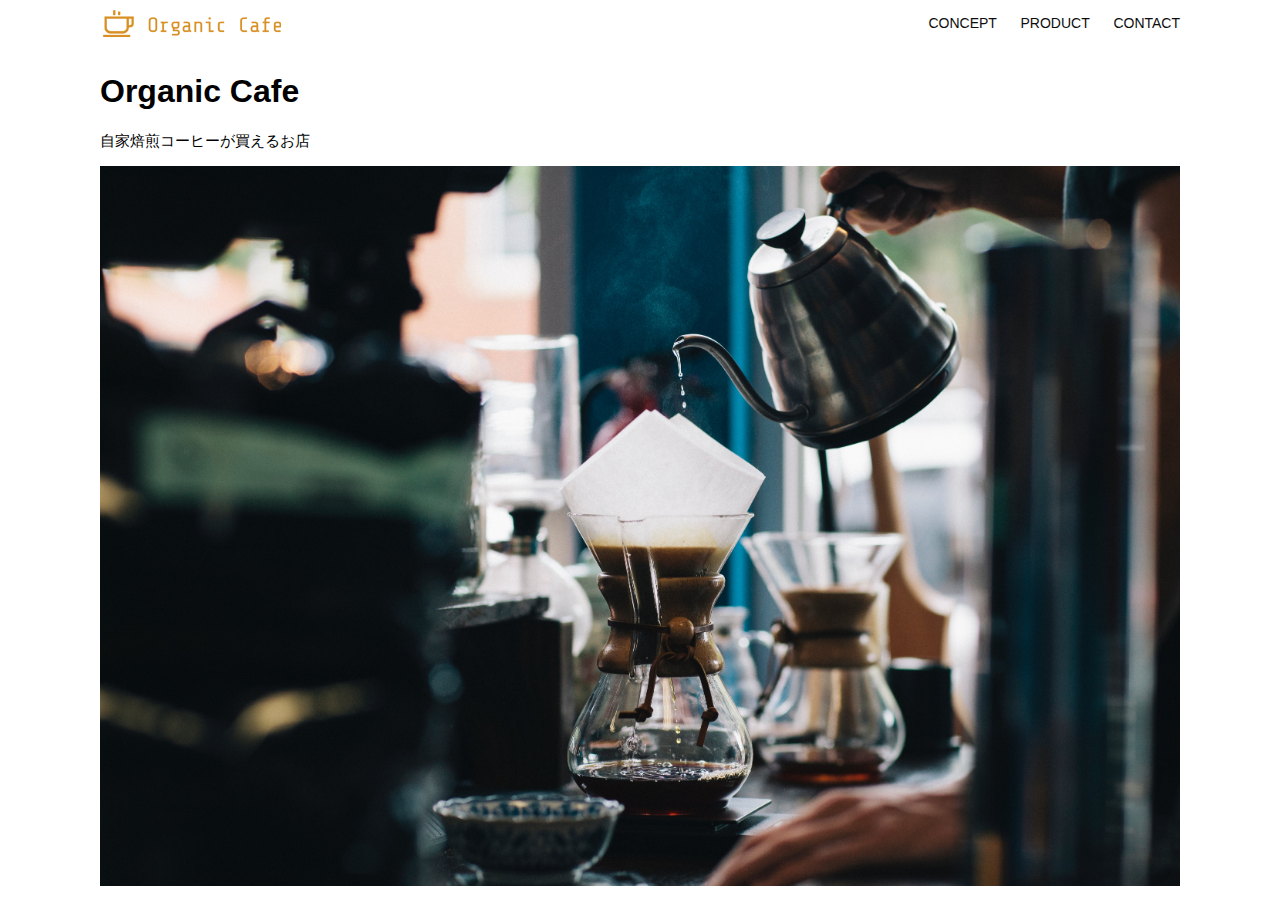
<file: kadai_013/index.html>
<!DOCTYPE html>
<html>
  <head>
    <title>Organic Cafe</title>
    <meta charset="UTF-8" />
    <meta name="viewport" content="width=device-width, initial-scale=1.0">
    <meta name="description" content="自家焙煎のコーヒーがお家で楽しめるOrganic Cafe"/>
    <link rel="stylesheet" href="style.css" />
  </head>
  
  <body>
    <!-- ヘッダー -->
    <header>
      <!-- ロゴ -->
      <a href="index.html" id="logo"><img src="images/logo.png" alt="トップページに戻る"/></a>

      <!-- PC用ナビゲーション -->
      <nav id="nav-pc">
        <a href="index.html#concept">CONCEPT</a>
        <a href="index.html#product">PRODUCT</a>
        <a href="index.html#contact">CONTACT</a>
      </nav>
      
        
      <img id="menu-sp" src="./images/button-menu.png" alt="ナビゲーションを開く" onclick="document.getElementById('nav-sp').style.display = 'block'">

       <!-- SP用ナビゲーション -->
    <nav id="nav-sp">
      
        <img id="close" src="./images/button-close.png" alt="ナビゲーションを閉じる" onclick="document.getElementById('nav-sp').style.display = 'none'">
        <a id="logo-sp" href="index.html" onclick="document.getElementById('nav-sp').style.display = 'none'"><img src="./images/logo-sp.png" alt="トップページに戻る"></a>
      <ul>
      
       <li><a class="menu" href="index.html#consept" onclick="document.getElementById('nav-sp').style.display = 'none'">CONCEPT</a></li>

       <li><a class="menu" href="index.html#product" onclick="document.getElementById('nav-sp').style.display = 'none'">PRODUCT</a></li>

       <li><a class="menu" href="index.html#contact" onclick="document.getElementById('nav-sp').style.display = 'none'">CONTACT</a></li>
      </ul>

     </nav>
     
    </header>

    <main>
      <article>
        <!-- メインビジュアル -->
        <section id="main-visual">
          <div id="main-message">
            <h1>Organic Cafe</h1>
            <p>自家焙煎コーヒーが買えるお店</p>
          </div>
          <img src="images/main-image.jpg" alt="コーヒーをハンドドリップで淹れる画像"/>
        </section>
      </article>
    </main>
  </body>
</html>
</file>
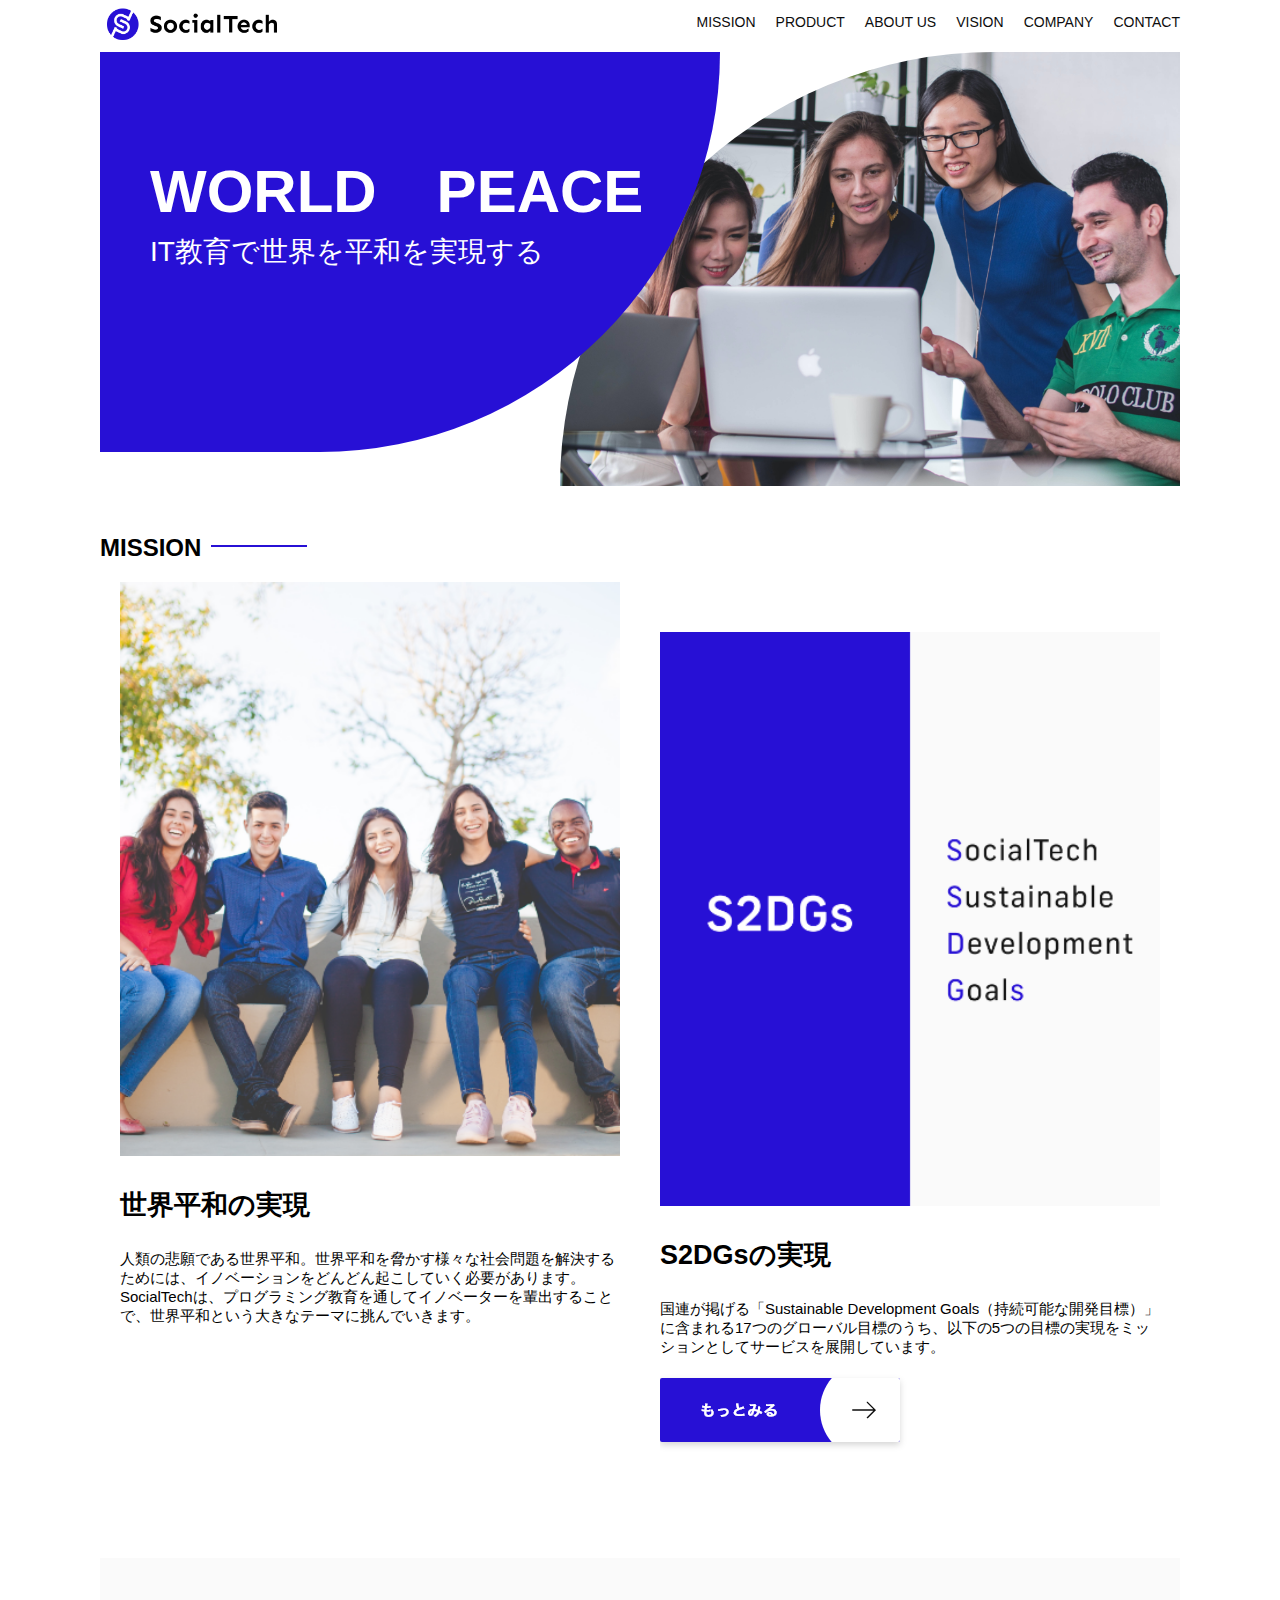
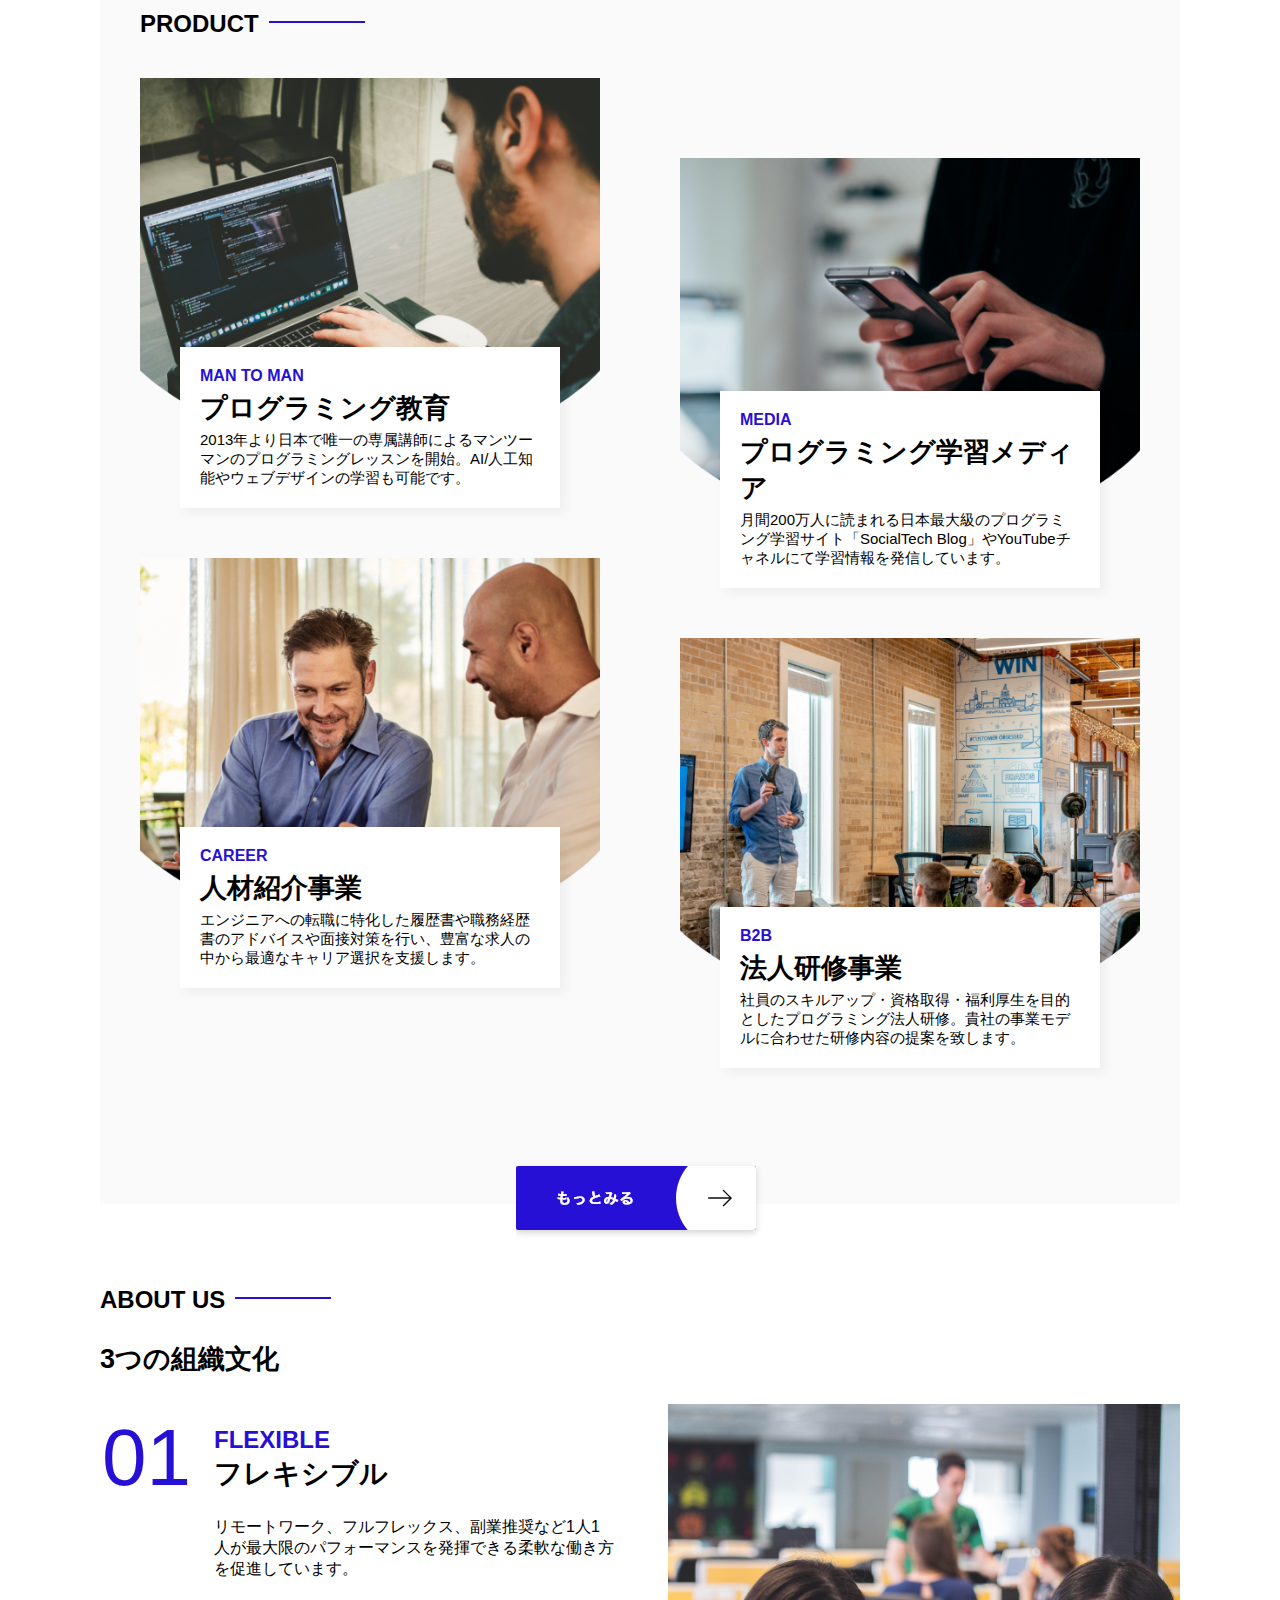
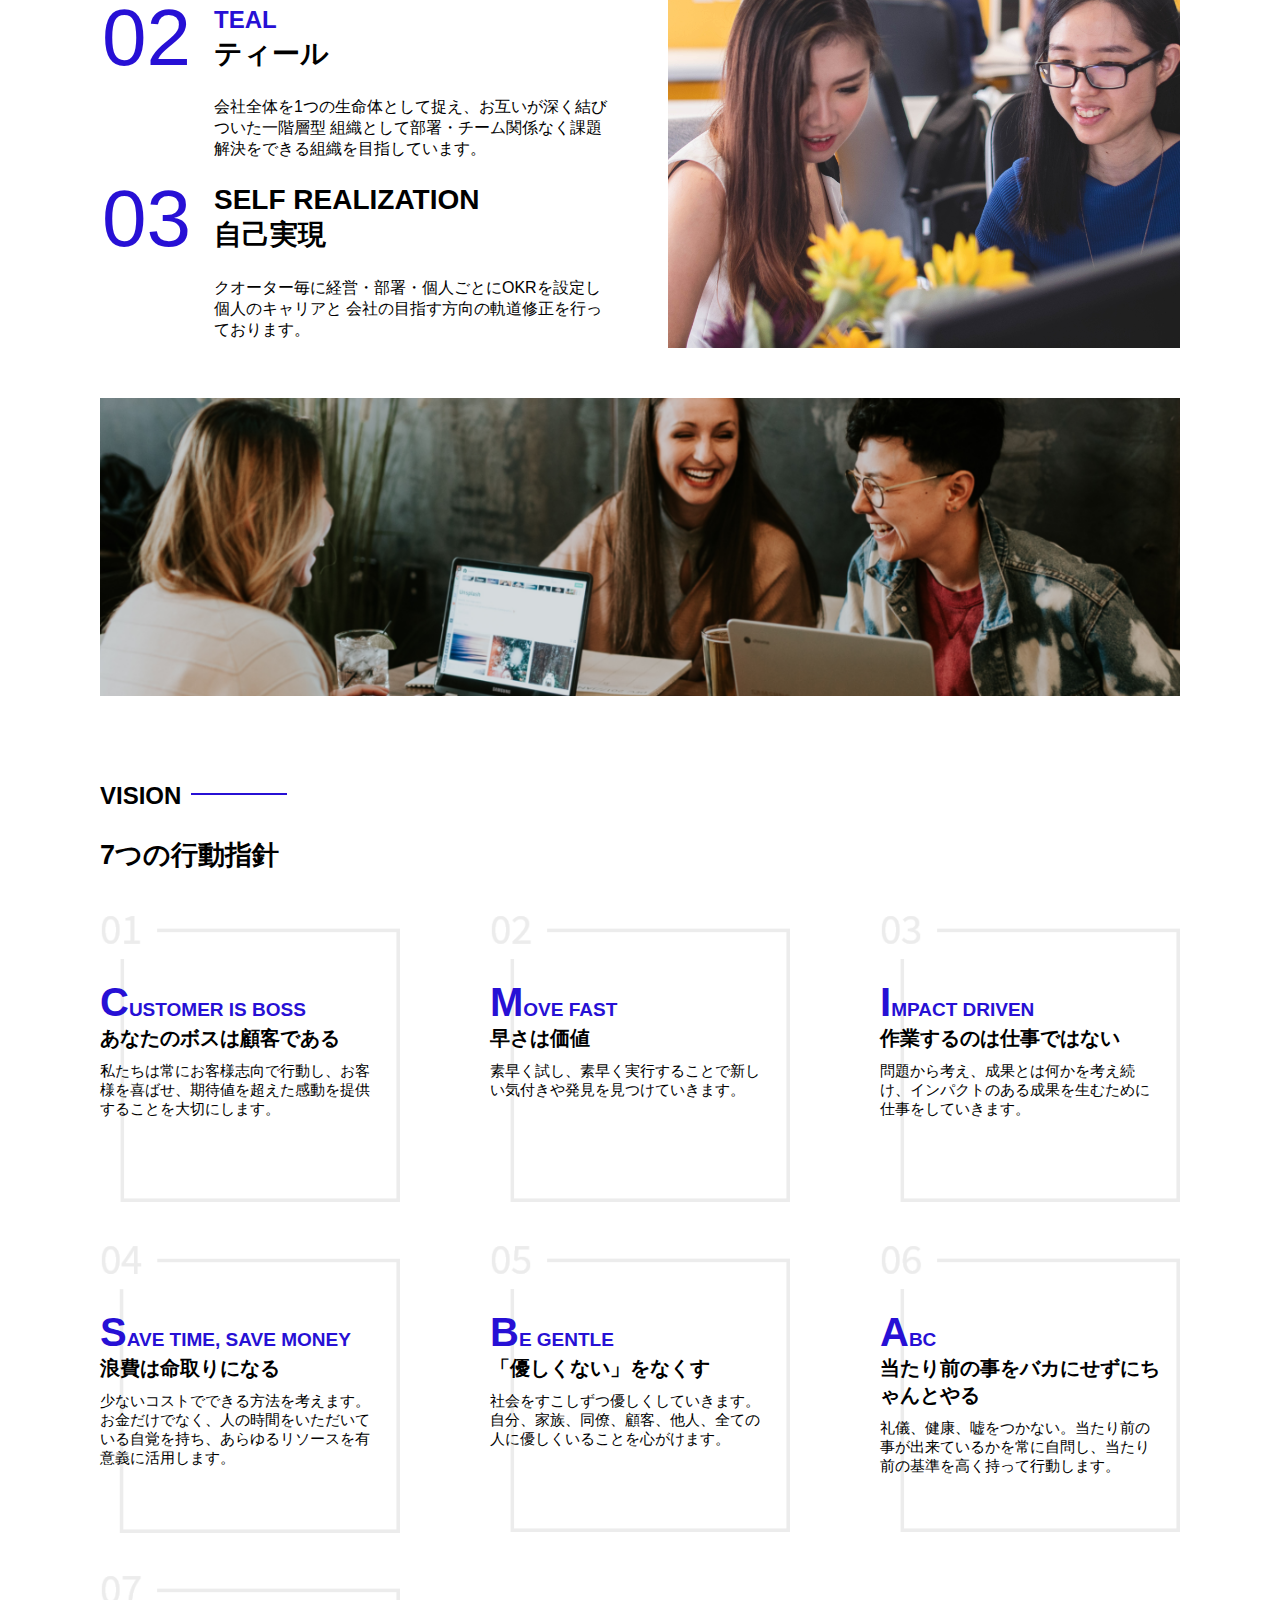
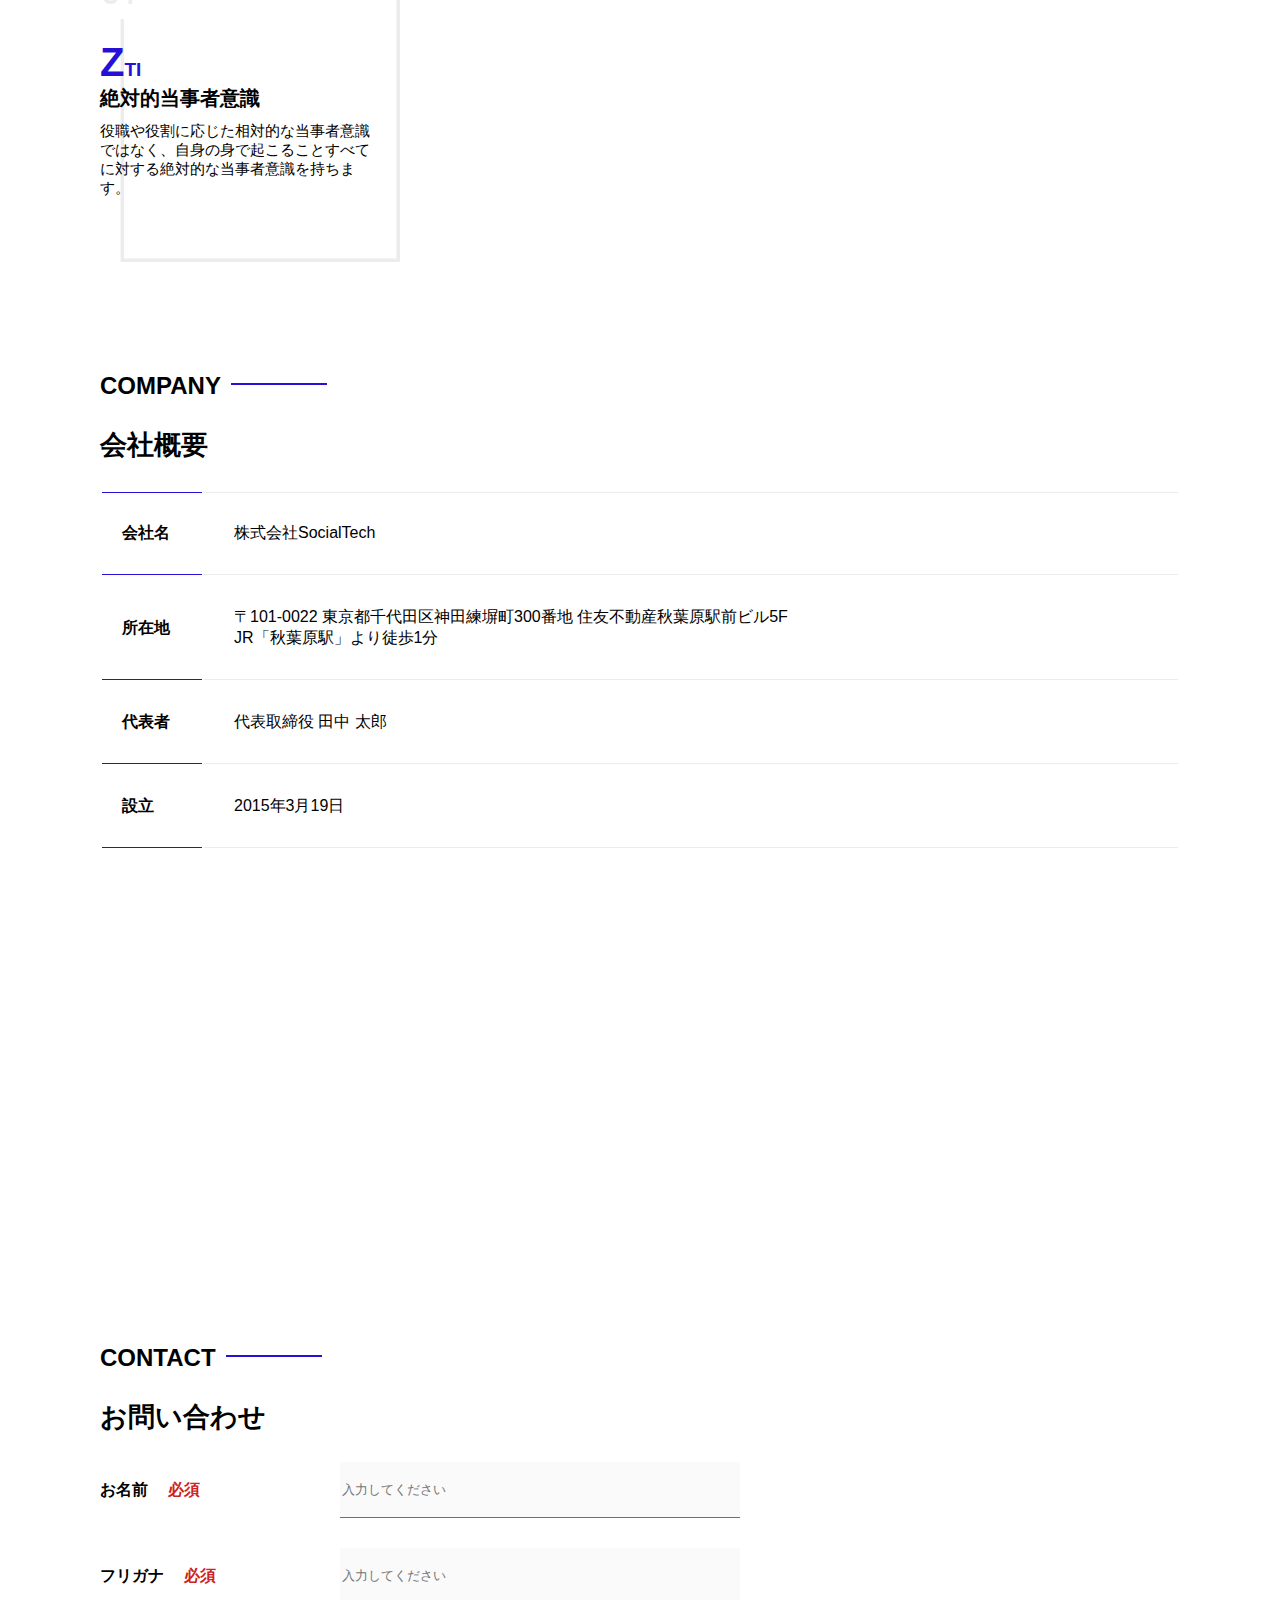
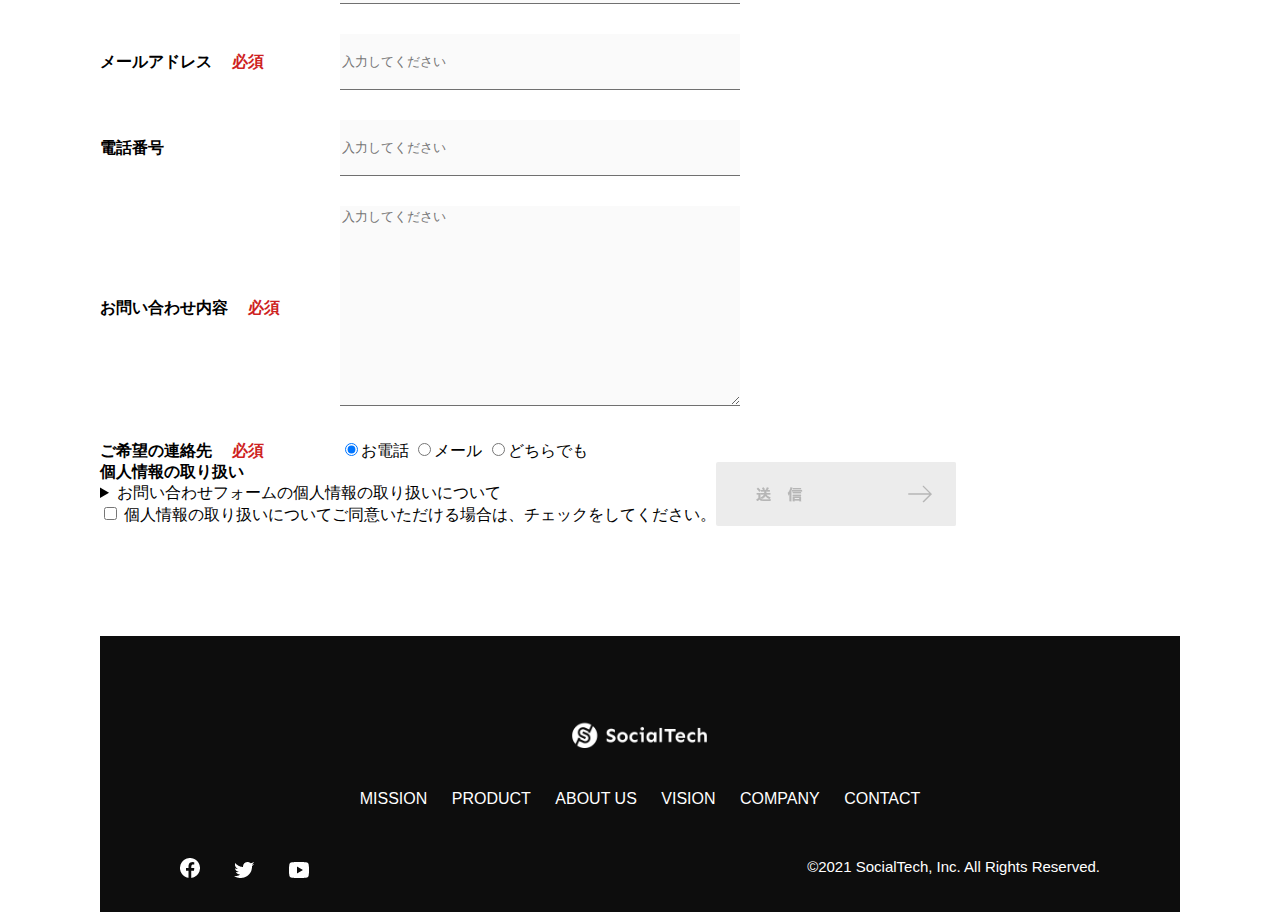
<file: socialtech/index.html>
<!DOCTYPE html>
<html>
<head>
  <title>SocialTech</title>
  <meta charset="UTF-8">
  <meta name="description" content="SocialTechはEdTech業界のリーディングカンパニーを目指します。">
  <meta name="viewport" content="width=device-width, initial-scale=1.0">
  <link rel="stylesheet" href="./style.css">
</head>
<body>
  <header>
    <a href="index.html" id="logo"><img src="images/logo.png" alt="トップページに戻る"></a>
      
    <nav id="nav-pc">
       <ul>
        <li><a href="mission.html">MISSION</a></li>
        <li><a href="product.html">PRODUCT</a></li>
        <li><a href="index.html#aboutus">ABOUT US</a></li>
        <li><a href="index.html#vision">VISION</a></li>
        <li><a href="index.html#company">COMPANY</a></li>
        <li><a href="index.html#contact">CONTACT</a></li>
       </ul>
    </nav>
    <!-- スマホ用メニューボタン -->
     <button id="menu-sp" onclick="document.getElementById('nav-sp').style.display = 'block'">
      <img src="images/button-menu.png" alt="ナビゲーションを開く">
     </button>
    <!-- スマホ用ナビゲーション -->
    <div id="nav-sp">
     <button id="close" onclick="document.getElementById('nav-sp').style.display = 'none'">
      <img src="images/button-close.png" alt="ナビゲーションを閉じる">
     </button>


     <nav>
       <ul>
          <li>
            <a id="logo-sp" href="index.html"onclick="document.getElementById('nav-sp').style.display = 'none'"><img src="images/logo-sp.png" alt="トップページに戻る"></a>
          </li>
         <li><a class="menu" href="mission.html"onclick="document.getElementById('nav-sp').style.display = 'none'">MISSION</a></li>
         <li><a class="menu" href="product.html" onclick="document.getElementById('nav-sp').style.display = 'none'">PRODUCT</a></li>
         <li><a class="menu" href="index.html#aboutus" onclick="document.getElementById('nav-sp').style.display = 'none'">ABOUTUS</a></li>
         <li><a class="menu" href="index.html#vision" onclick="document.getElementById('nav-sp').style.display = 'none'">VISION</a></li>
         <li><a class="menu" href="index.html#company" onclick="document.getElementById('nav-sp').style.display = 'none'">COMPANY</a></li>
         <li><a class="menu" href="index.html#contact" onclick="document.getElementById('nav-sp').style.display = 'none'">CONTACT</a></li>
       </ul>
     </nav>
     <div id="sns">
      <a href="https://www.facebook.com/sejuku2013">
        <img src="images/button-facebook.png" alt="Facebookのリンク">
      </a>
      <a href="https://twitter.com/samuraijuku">
        <img src="images/button-twitter.png" alt="Twitterのリンク">
      </a>
      <a href="https://www.youtube.com/channel/UCCFOQO5aDK0xXam4cUQXT8g">
        <img src="images/button-youtube.png" alt="YouTubeのリンク">
      </a>
     </div>
  </div>

  </header>
  <main>
    <article>
      <!-- main visual -->
      <section id="main-visual">
        <div id="main-message">
          <h1>WORLD　PEACE</h1>
          <p>IT教育で世界を平和を実現する</p>
        </div>
       <img src="images/index/index-main.png" alt="PCの周りに集まる多国籍の仲間たち">
      </section>
      <!-- MISSION -->
       <section id="mission">
        <h2 class="index-h2">MISSION</h2>
        <div id="mission-flex">
          <div>
            <img id="mission-photo" src="images/index/index-mission.png" alt="屋外のベンチで写真を撮影する多国籍の仲間たち">
              <h3>世界平和の実現</h3>
              <p>
                人類の悲願である世界平和。世界平和を脅かす様々な社会問題を解決するためには、イノベーションをどんどん起こしていく必要があります。SocialTechは、プログラミング教育を通してイノベーターを輩出することで、世界平和という大きなテーマに挑んでいきます。
              </p>
           </div>
           <div>
             <img id="s2dgs" src="images/index/s2dgs.png" alt="S2DGS">
             <h3>S2DGsの実現</h3>
             <p>国連が掲げる「Sustainable Development Goals（持続可能な開発目標）」に含まれる17つのグローバル目標のうち、以下の5つの目標の実現をミッションとしてサービスを展開しています。</p>
             <a href="mission.html">
               <img src="images/button-more.png" alt="もっとみる">
             </a>
           </div>
        </div>
       </section>
       <!-- product -->
        <section id="product">
          <h2 class="index-h2">PRODUCT</h2>
      <div class="product-flex">
              <div id="product-left">
                 <div>
                    <img class="product-photo" src="images/index/index-mantoman.png" alt="PCでコードを書く男性">
                     <div class="product-explain">
                       <span>MAN TO MAN</span>
                       <h3>プログラミング教育</h3>
                       <p>2013年より日本で唯一の専属講師によるマンツーマンのプログラミングレッスンを開始。AI/人工知能やウェブデザインの学習も可能です。</p>
                    </div>
                 </div>
                     <div>
                        <img class="product-photo" src="images/index/index-career.png" alt="笑顔で話し合う2人の男性">
                        <div class="product-explain">
                          <span>CAREER</span>
                          <h3>人材紹介事業</h3>
                          <p>エンジニアへの転職に特化した履歴書や職務経歴書のアドバイスや面接対策を行い、豊富な求人の中から最適なキャリア選択を支援します。</p>
                        </div>
                      </div>          
                    </div>
            <div id="product-right">
                <div>
                       <img class="product-photo" src="images/index/index-media.png" alt="スマートフォンを操作する人">
                       <div class="product-explain">
                        <span>MEDIA</span>
                        <h3>プログラミング学習メディア</h3>
                   <p>月間200万人に読まれる日本最大級のプログラミング学習サイト「SocialTech Blog」やYouTubeチャネルにて学習情報を発信しています。</p>
                  </div>
                </div>
                <div>
                  <img class="product-photo" src="images/index/index-b2b.png"  alt="講演中の男性とそれを聴く人々">
                <div class="product-explain">
                           <span>B2B</span>
                           <h3>法人研修事業</h3>
                           <p>社員のスキルアップ・資格取得・福利厚生を目的としたプログラミング法人研修。貴社の事業モデルに合わせた研修内容の提案を致します。</p>
                </div>
              </div>
            </div>
          </div>
          <div id="product-more">
            <a href="product.html">
            <img src="images/button-more.png" alt="もっとみる">
            </a>
          </div>
        </section>
      <!-- ABOUT US -->
       <section id="aboutus">
         <h2  class="index-h2">ABOUT US</h2>
         <h3>3つの組織文化</h3>
         <div>
          <table class="culture-table">
            <tr>
              <td class="culture-num">01</td>
              <th><span class="culture-en">FLEXIBLE</span><br>フレキシブル</th>
            </tr>
            <tr>
              <td>
                <!-- brank cell -->
              </td>
               <td class="culture-description">リモートワーク、フルフレックス、副業推奨など1人1人が最大限のパフォーマンスを発揮できる柔軟な働き方を促進しています。</td>
            </tr>
            <tr>
              <td class="culture-num">02</td>
              <th><span class="culture-en">TEAL</span><br>ティール</th>
            </tr>
            <tr>
              <td>
                 <!-- brank cell -->
              </td>
              <td class="culture-description">会社全体を1つの生命体として捉え、お互いが深く結びついた一階層型 組織として部署・チーム関係なく課題解決をできる組織を目指しています。</td>

            </tr>
            <tr>
              <td class="culture-num">03</td>
              <th><span>SELF REALIZATION</span><br>自己実現</th>
            </tr>
            <tr>
              <td>
                 <!-- brank cell -->
              </td>
              <td class="culture-description">クオーター毎に経営・部署・個人ごとにOKRを設定し個人のキャリアと 会社の目指す方向の軌道修正を行っております。</td>
            </tr>
          </table>
          <img class="culture-img" src="images/index/index-aboutus1.png" alt="笑顔で話し合う2人の女性">
         </div>
         <img class="culture-img2" src="images/index/index-aboutus2.png" alt="笑顔で話し合う3人の男女">
       </section>
       <!-- VISION -->
        <section id="vision">
          <h2 class="index-h2">VISION</h2>
          <h3>7つの行動指針</h3>

        <div >
          <div class="vision-box">
            <img src="images/index/vision-01.png" alt="01">
            <div>
             <h4>CUSTOMER IS BOSS</h4>
             <h5>あなたのボスは顧客である</h5>
             <p>私たちは常にお客様志向で行動し、お客様を喜ばせ、期待値を超えた感動を提供することを大切にします。</p>
            </div>
          </div>
          <div class="vision-box">
            <img src="images/index/vision-02.png" alt="02">
            <div>
              <h4>MOVE FAST</h4>
                  <h5>早さは価値</h5>
                  <p>素早く試し、素早く実行することで新しい気付きや発見を見つけていきます。</p>
            </div>
          </div>
          <div class="vision-box">
            <img src="images/index/vision-03.png" alt="03">
            <div>
              <h4>IMPACT DRIVEN</h4>
                  <h5>作業するのは仕事ではない</h5>
                  <p>問題から考え、成果とは何かを考え続け、インパクトのある成果を生むために仕事をしていきます。</p>
            </div>
          </div>
          <div class="vision-box">
            <img src="images/index/vision-04.png" alt="04">
            <div>
              <h4>SAVE TIME, SAVE MONEY</h4>
              <h5>浪費は命取りになる</h5>
              <p>少ないコストでできる方法を考えます。お金だけでなく、人の時間をいただいている自覚を持ち、あらゆるリソースを有意義に活用します。</p>
            </div>
          </div>
          <div class="vision-box">
            <img src="images/index/vision-05.png" alt="05">
            <div>
              <h4>BE GENTLE</h4>
                  <h5>「優しくない」をなくす</h5>
                  <p>社会をすこしずつ優しくしていきます。自分、家族、同僚、顧客、他人、全ての人に優しくいることを心がけます。</p>
            </div>
          </div>
          <div class="vision-box">
            <img src="images/index/vision-06.png" alt="06">
            <div>
              <h4>ABC</h4>
              <h5>当たり前の事をバカにせずにちゃんとやる</h5>
              <p>礼儀、健康、嘘をつかない。当たり前の事が出来ているかを常に自問し、当たり前の基準を高く持って行動します。</p>
            </div>
          </div>
          <div class="vision-box">
            <img src="images/index/vision-07.png" alt="07">
            <div>
              <h4>ZTI</h4>
              <h5>絶対的当事者意識</h5>
              <p>役職や役割に応じた相対的な当事者意識ではなく、自身の身で起こることすべてに対する絶対的な当事者意識を持ちます。</p>
            </div>
          </div>
        </div>
        </section>
        <!-- COMPANY -->
         <section id="company">
          <h2 class="index-h2">COMPANY</h2>
          <h3>会社概要</h3>
          <table id="company-table">
            <tr>
              <th class="tableheader tableheader-first">会社名</th>
              <td class="cell cell-first">株式会社SocialTech</td>
            </tr>
            <tr>
              <th class="tableheader">所在地</th>
              <td class="cell">〒101-0022 東京都千代田区神田練塀町300番地 住友不動産秋葉原駅前ビル5F<br>JR「秋葉原駅」より徒歩1分</td>
            </tr>
            <tr>
              <th class="tableheader">代表者</th>
              <td class="cell">代表取締役 田中 太郎</td>
            </tr>
            <tr>
              <th class="tableheader">設立</th>
              <td class="cell">2015年3月19日</td>
            </tr>
          </table>
          <iframe 
          src="https://www.google.com/maps/embed?pb=!1m18!1m12!1m3!1d3240.0688551336807!2d139.7720776771055!3d35.69992317258124!2m3!1f0!2f0!3f0!3m2!1i1024!2i768!4f13.1!3m3!1m2!1s0x60188fee13660e23%3A0x77137876edf742ac!2z5L2P5Y-L5LiN5YuV55Sj56eL6JGJ5Y6f6aeF5YmN44OT44Or!5e0!3m2!1sja!2sjp!4v1704858013291!5m2!1sja!2sjp" 
          style="border: 0" allowfullscreen="" loading="lazy">
          </iframe>
         </section>
          <!-- お問い合わせフォーム -->
         <section id="contact">
          <h2 class="index-h2">CONTACT</h2>
          <h3>お問い合わせ</h3>
         <form>
           <div>
            <div class="contact-heading">
              <label class="contact-label">お名前<span class="contact-span">必須</span></label>
          </div>
          <div>
            <input type="text" name="name" placeholder="入力してください" class="contact-textbox">
          </div>
           </div>
           <div>
           <div class="contact-heading">
            <label class="contact-label">フリガナ<span class="contact-span">必須</span></label>
           </div>
           <div>
            <input type="text" name="hurigana" placeholder="入力してください" class="contact-textbox">
          </div>
        </div>
        <div>
          <div class="contact-heading">
            <label class="contact-label">メールアドレス<span class="contact-span">必須</span></label>
          </div>
          <div>
            <input type="text" name="email" placeholder="入力してください" class="contact-textbox">
          </div>
        </div>
        <div>
          <div class="contact-heading">
            <label class="contact-label">電話番号</label>
          </div>
          <div>
            <input type="text" name="tel" placeholder="入力してください" class="contact-textbox">
          </div>
        </div>
        <div>
          <div class="contact-heading">
            <label class="contact-label">お問い合わせ内容<span class="contact-span">必須</span></label>
          </div>
          <div>
            <textarea class="contact-textarea" placeholder="入力してください" name="message"></textarea>
          </div>
        </div>
        <div>
          <div class="contact-heading">
            <label class="contact-label">ご希望の連絡先<span class="contact-span">必須</span></label>
          </div>
          <div>
            <input class="radiobutton" type="radio" value="tel" name="contact" checked><label>お電話</label>
            <input class="radiobutton" type="radio" value="mail" name="contact"><label>メール</label>
            <input class="radiobutton" type="radio" value="both" name="contact"><label>どちらでも</label>
          </div>
          <div>
                <div class="contact-heading">
                  <label class="contact-label">個人情報の取り扱い</label>
                </div>
                <div>
                  <details>
                    <summary>お問い合わせフォームの個人情報の取り扱いについて</summary>
                    <div>
                      <dl>
                        <dt>１．組織の名称又は氏名</dt>
                        <dd>株式会社SocialTech</dd>
                        <dt>２．個人情報保護管理者（若しくはその代理人）の氏名又は職名、所属及び連絡先</dt>
                        <dd>
                          <p>鈴木 一郎 コーポレート部</p>
                          <p>メールアドレス：samurai@example.com</p>
                          <p>TEL：03-1234-5678</p>
                        </dd>
                        <dt>３．個人情報の利用目的</dt>
                        <dd>
                          <ul>
                            <li>本サービス及び本サービスに関連する情報の提供又はそれらに関する連絡のため</li>
                            <li>ユーザーの本人確認のため</li>
                            <li>当社サービスのご案内のため</li>
                            <li>当社の商品等の広告または宣伝（電子メールによるものを含むものとします。）</li>
                          </ul>
                        </dd>
                        <dt>４．個人情報の取り扱い業務の委託</dt>
                        <dd>個人情報の取扱業務の全部または一部を外部に業務委託する場合があります。その際、弊社は、個人情報を適切に保護できる管理体制を敷き実行していることを条件として委託先を厳選したうえで、機密保持契約を委託先と締結し、お客様の個人情報を厳密に管理させます。</dd>
                        <dt>５．個人情報の開示等の請求</dt>
                        <dd>
                          お客様は、弊社に対してご自身の個人情報の開示等（利用目的の通知、開示、内容の訂正・追加・削除、利用の停止または消去、第三者への提供の停止）に関して、当社問合わせ窓口に申し出ることができます。<br>
                          その際、弊社はお客様ご本人を確認させていただいたうえで、合理的な期間内に対応いたします。<br>
                          なお、個人情報に関する弊社問合わせ先は、次の通りです。
                        </dd>
                        <dd>
                          <p>株式会社SocialTech　個人情報問合せ窓口</p>
                          <p>〒150-0043　東京都千代田区神田練塀町300番地 住友不動産秋葉原駅前ビル5F</p>
                          <p>メールアドレス：samurai@example.com　TEL：03-1234-5678</p>
                        </dd>
  
                        <dt>６．個人情報を提供されることの任意性について</dt>
                        <dd>お客様がご自身の個人情報を弊社に提供されるか否かは、お客様のご判断によりますが、もしご提供されない場合には、適切なサービスが提供できない場合がありますので予めご了承ください。</dd>
                      </dl>
                    </div>
                  </details>
                  <input type="checkbox" name="agree">
                  <span>個人情報の取り扱いについてご同意いただける場合は、チェックをしてください。</span>
                </div>
        </div>
        <input type="image" src="images/button-submit.png" alt="送信する">
         </form>
        </section>
    </article>
  </main>
</body>
<footer>
  <div id="footer-logo">
    <img src="images/logo-sp.png" alt="SosialTech">
  </div>
  <div id="footer-link">
    <a href="mission.html">MISSION</a>
    <a href="product.html">PRODUCT</a>
    <a href="index.html#aboutus">ABOUT US</a>
    <a href="index.html#vision">VISION</a>
    <a href="index.html#company">COMPANY</a>
    <a href="index.html#contact">CONTACT</a>
  </div>
  <div id="sns-footer">
    <div class="sns-btns">
      <a href="https://www.facebook.com/sejuku2013"><img src="images/button-facebook.png" alt="Facebookのリンク"></a>
      <a href="https://twitter.com/samuraijuku"><img src="images/button-twitter.png" alt="Twitterのリンク"></a>
      <a href="https://www.youtube.com/channel/UCCFOQO5aDK0xXam4cUQXT8g"><img src="images/button-youtube.png" alt="YouTubeのリンク"></a>
    </div>
    <p id="copyright">&copy;2021 SocialTech, Inc. All Rights Reserved.</p>
  </div>
</footer>

</html>
</file>
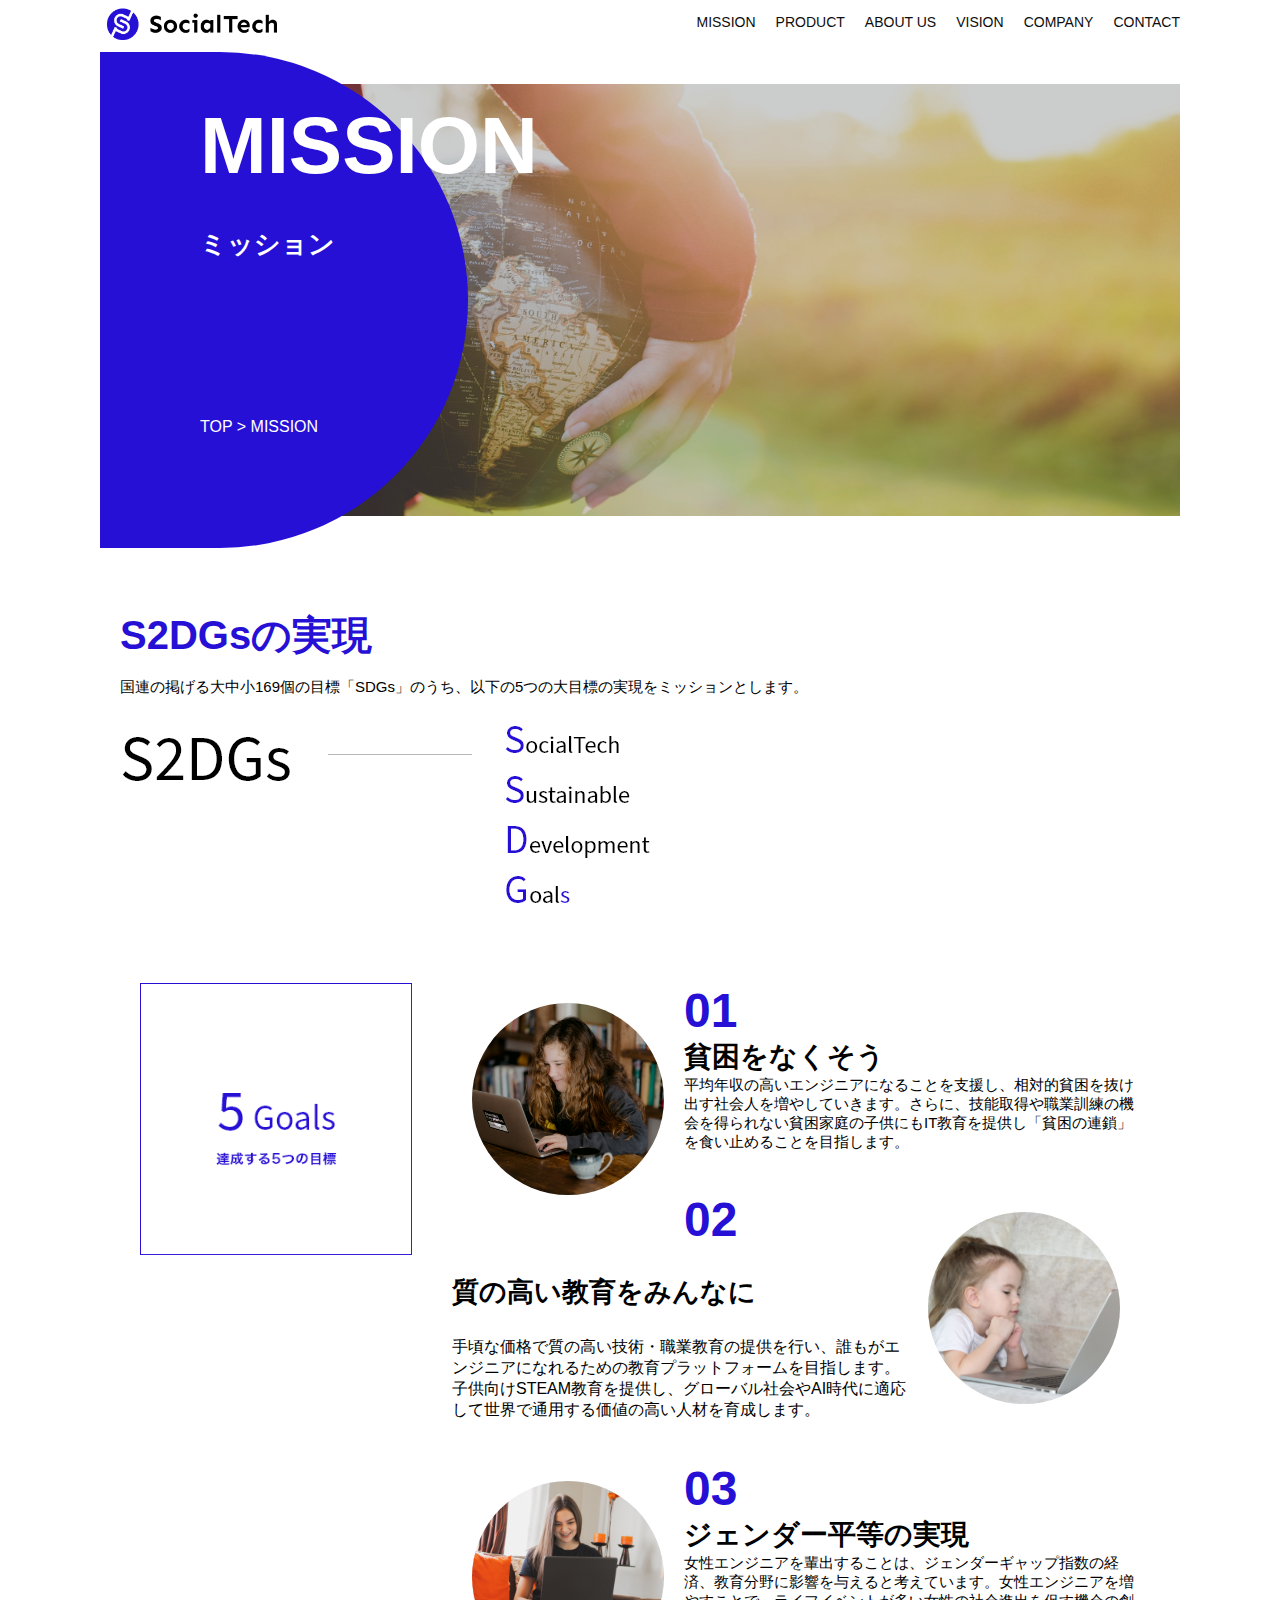
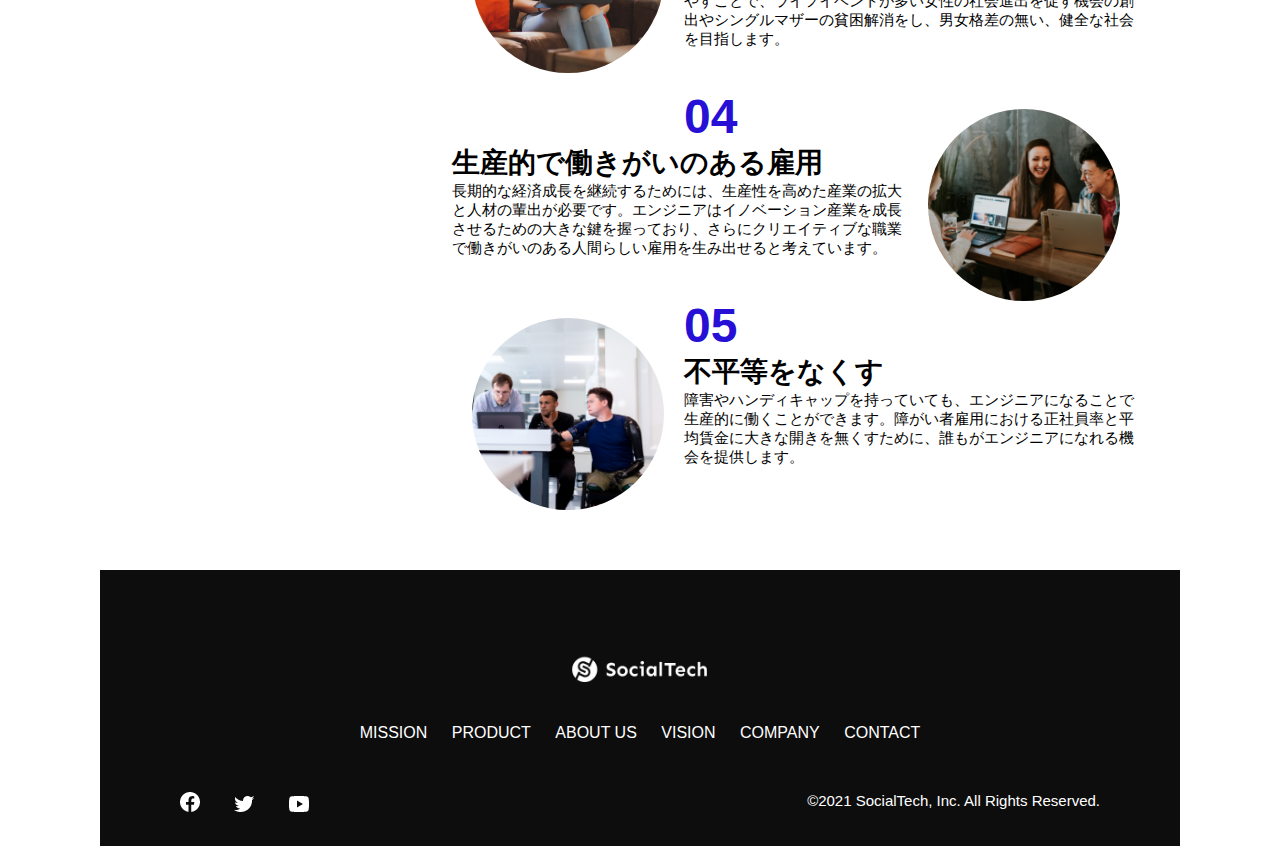
<file: socialtech/mission.html>
<!DOCTYPE html>
<html>
  <head>
    <title>SocialTech - MISSION ミッション -</title>
    <meta charset="utf-8">
    <meta name="description" content="">
    <meta name="viewport" content="width=device-width, initial-scale=1.0">
    <link rel="stylesheet" href="style.css">
  </head>

  <body>
    <!-- ヘッダー -->
    <header>
      <!-- ロゴ -->
      <a href="index.html" id="logo">
        <img src="images/logo.png" alt="トップページに戻る">
      </a>

      <!-- PC用ナビゲーション -->
      <nav id="nav-pc">
        <ul>
          <li><a href="mission.html">MISSION</a></li>
          <li><a href="product.html">PRODUCT</a></li>
          <li><a href="index.html#aboutus">ABOUT US</a></li>
          <li><a href="index.html#vision">VISION</a></li>
          <li><a href="index.html#company">COMPANY</a></li>
          <li><a href="index.html#contact">CONTACT</a></li>
        </ul>
      </nav>

      <!-- スマホ用メニューボタン -->
      <button id="menu-sp" onclick="document.getElementById('nav-sp').style.display = 'block'">
        <img src="images/button-menu.png" alt="ナビゲーションを開く">
      </button>

      <!-- スマホ用ナビゲーション -->
      <div id="nav-sp">
        <button id="close" onclick="document.getElementById('nav-sp').style.display = 'none'">
          <img src="images/button-close.png" alt="ナビゲーションを閉じる">
        </button>

        <nav>
          <ul>
            <li>
              <a id="logo-sp" href="index.html" onclick="document.getElementById('nav-sp').style.display = 'none'"><img src="images/logo-sp.png" alt="トップページに戻る"></a>
            </li>
            <li><a class="menu" href="mission.html" onclick="document.getElementById('nav-sp').style.display = 'none'">MISSION</a></li>
            <li><a class="menu" href="product.html" onclick="document.getElementById('nav-sp').style.display = 'none'">PRODUCT</a></li>
            <li><a class="menu" href="index.html#aboutus" onclick="document.getElementById('nav-sp').style.display = 'none'">ABOUT US</a></li>
            <li><a class="menu" href="index.html#vision" onclick="document.getElementById('nav-sp').style.display = 'none'">VISION</a></li>
            <li><a class="menu" href="index.html#company" onclick="document.getElementById('nav-sp').style.display = 'none'">COMPANY</a></li>
            <li><a class="menu" href="index.html#contact" onclick="document.getElementById('nav-sp').style.display = 'none'">CONTACT</a></li>
          </ul>
        </nav>
        <div id="sns">
          <a href="https://www.facebook.com/sejuku2013">
            <img src="images/button-facebook.png" alt="Facebookのリンク">
          </a>
          <a href="https://twitter.com/samuraijuku">
            <img src="images/button-twitter.png" alt="Twitterのリンク">
          </a>
          <a href="https://www.youtube.com/channel/UCCFOQO5aDK0xXam4cUQXT8g">
            <img src="images/button-youtube.png" alt="YouTubeのリンク">
          </a>
        </div>
      </div>
    </header>

    <main>
      <article>
        <section id="mission-main">
          <div class="mission-main-inner">
            <div id="mission-title">
            <h1>MISSION<br><span>ミッション</span></h1>
            <!--パンくずリスト -->
            <p>TOP > MISSION</p>   
           </div>
          </div>
        </section>

        <section id="mission-s2dgs">
          <h2 class="mission-h2">S2DGsの実現</h2>
          <p>国連の掲げる大中小169個の目標「SDGs」のうち、以下の5つの大目標の実現をミッションとします。</p>
          <img src="images/mission/mission-s2dgs.png" alt="S2DGs">
        </section>
       
         <section id="mission-five-goals">
            <div class="five-goals-image">
              <img src="images/mission/mission-5goals.png" alt="5Goals">
            </div>
          <div class="five-goals-read">
            <div>
            <img class="fivegoals-image-left" src="images/mission/mission-5goals01.png"  alt="PCを操作する女の子">
            <span class="fivegoals-number">01</span>
            <h3 class="fivegoals-h3">貧困をなくそう</h3>
            <p class="fivegoals-p">平均年収の高いエンジニアになることを支援し、相対的貧困を抜け出す社会人を増やしていきます。さらに、技能取得や職業訓練の機会を得られない貧困家庭の子供にもIT教育を提供し「貧困の連鎖」を食い止めることを目指します。</p>
          </div>

          <div>
            <img  class="fivegoals-image-right" src="images/mission/mission-5goals02.png" alt="PCを見つめる小さい女の子">
            <span class="fivegoals-number">02</span>
            <h3>質の高い教育をみんなに</h3>
            <pclass="fivegoals-p">手頃な価格で質の高い技術・職業教育の提供を行い、誰もがエンジニアになれるための教育プラットフォームを目指します。子供向けSTEAM教育を提供し、グローバル社会やAI時代に適応して世界で通用する価値の高い人材を育成します。</p>
          </div>
          <div>
            <img class="fivegoals-image-left" src="images/mission/mission-5goals03.png" alt="PCを操作する女性">

            <span class="fivegoals-number">03</span>
            <h3 class="fivegoals-h3">ジェンダー平等の実現</h3>
            <p class="fivegoals-p">女性エンジニアを輩出することは、ジェンダーギャップ指数の経済、教育分野に影響を与えると考えています。女性エンジニアを増やすことで、ライフイベントが多い女性の社会進出を促す機会の創出やシングルマザーの貧困解消をし、男女格差の無い、健全な社会を目指します。</p>
          </div>
          <div>
            <img class="fivegoals-image-right" src="images/mission/mission-5goals04.png" alt="笑顔で話し合う3人の男女">
            <span class="fivegoals-number">04</span>
            <h3 class="fivegoals-h3">生産的で働きがいのある雇用</h3>
            <p class="fivegoals-p">長期的な経済成長を継続するためには、生産性を高めた産業の拡大と人材の輩出が必要です。エンジニアはイノベーション産業を成長させるための大きな鍵を握っており、さらにクリエイティブな職業で働きがいのある人間らしい雇用を生み出せると考えています。</p>
          </div>
          <div>
            <img class="fivegoals-image-left" src="images/mission/mission-5goals05.png" alt="障害を持つ男性が生き生きと働く様子">
            <span class="fivegoals-number">05</span>
            <h3 class="fivegoals-h3">不平等をなくす</h3>
            <p class="fivegoals-p">障害やハンディキャップを持っていても、エンジニアになることで生産的に働くことができます。障がい者雇用における正社員率と平均賃金に大きな開きを無くすために、誰もがエンジニアになれる機会を提供します。</p>
          </div>
        </div>
      </section>
      </article>
    </main>

    <footer>
      <div id="footer-logo">
        <img src="images/logo-sp.png" alt="SocialTech">
      </div>
      <div id="footer-link">
        <a href="mission.html">MISSION</a>
        <a href="product.html">PRODUCT</a>
        <a href="index.html#aboutus">ABOUT US</a>
        <a href="index.html#vision">VISION</a>
        <a href="index.html#company">COMPANY</a>
        <a href="index.html#contact">CONTACT</a>
      </div>
      <div id="sns-footer">
        <div class="sns-btns">
          <a href="https://www.facebook.com/sejuku2013"><img src="images/button-facebook.png" alt="Facebookのリンク"></a>
          <a href="https://twitter.com/samuraijuku"><img src="images/button-twitter.png" alt="Twitterのリンク"></a>
          <a href="https://www.youtube.com/channel/UCCFOQO5aDK0xXam4cUQXT8g"><img src="images/button-youtube.png" alt="YouTubeのリンク"></a>
        </div>
        <p id="copyright">&copy;2021 SocialTech, Inc. All Rights Reserved.</p>
      </div>
    </footer>

  </body>
</html>
</file>
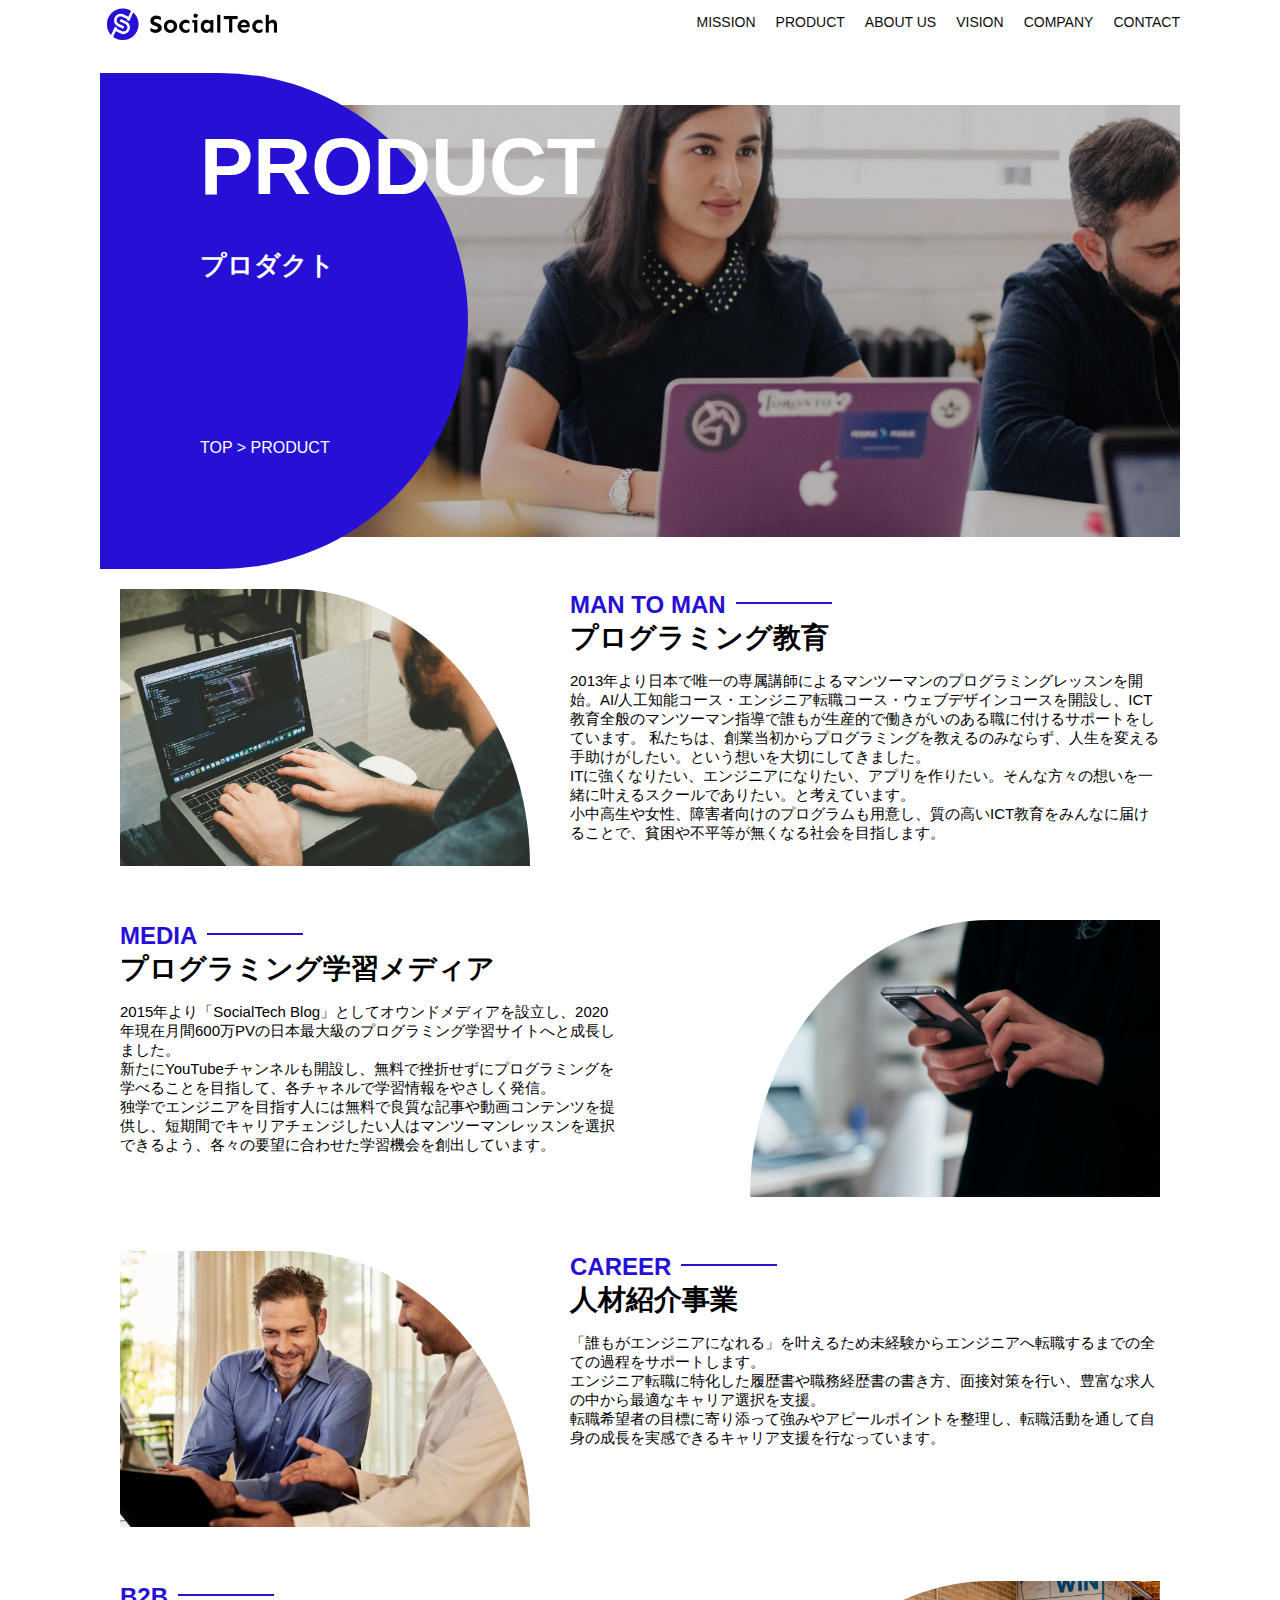
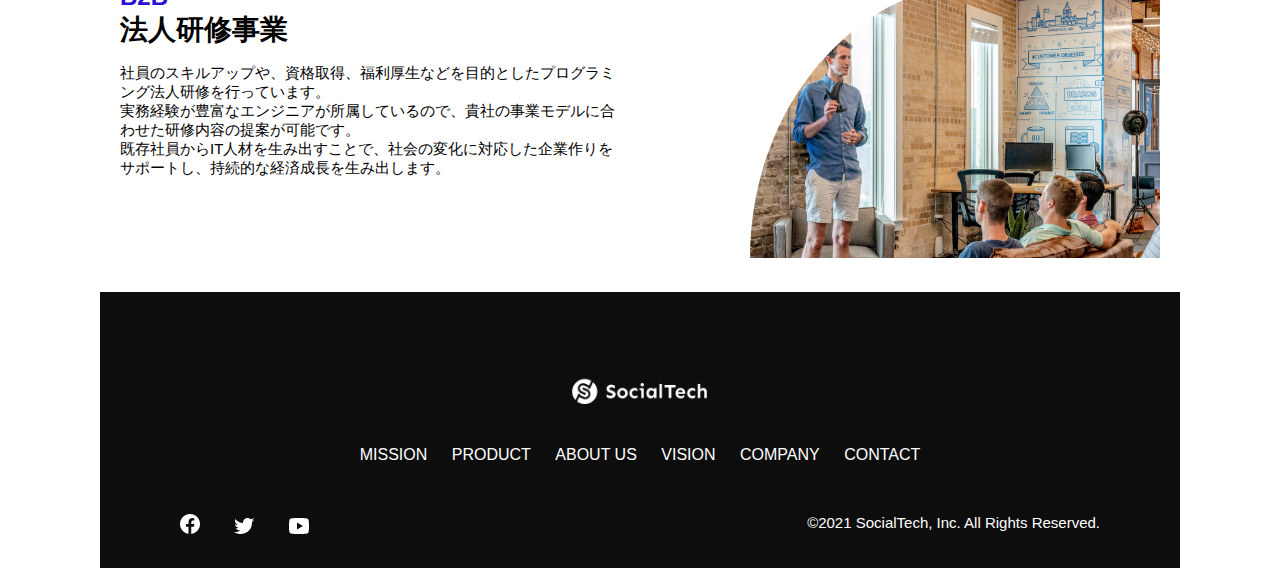
<file: socialtech/product.html>
<!DOCTYPE html>
  <html>
    <head>
      <title>SocialTech -PRODUCT プロダクト-</title>
      <meta charset="utf-8">
      <meta name="description" content="SocialTechの4つのプロダクトを紹介します">
      <meta name="viewport" content="width=device-width, initial-scale=1.0">
      <link rel="stylesheet" href="style.css">
    </head>
  
    <body>
      <!-- ヘッダー -->
      <header>
        <!-- ロゴ -->
        <a href="index.html" id="logo">
          <img src="images/logo.png" alt="トップページに戻る">
        </a>
  
        <!-- PC用ナビゲーション -->
        <nav id="nav-pc">
          <ul>
            <li><a href="mission.html">MISSION</a></li>
            <li><a href="product.html">PRODUCT</a></li>
            <li><a href="index.html#aboutus">ABOUT US</a></li>
            <li><a href="index.html#vision">VISION</a></li>
            <li><a href="index.html#company">COMPANY</a></li>
            <li><a href="index.html#contact">CONTACT</a></li>
          </ul>
        </nav>
  
        <!-- スマホ用メニューボタン -->
        <button id="menu-sp" onclick="document.getElementById('nav-sp').style.display = 'block'">
          <img src="images/button-menu.png" alt="ナビゲーションを開く">
        </button>
  
        <!-- スマホ用ナビゲーション -->
        <div id="nav-sp">
          <button id="close" onclick="document.getElementById('nav-sp').style.display = 'none'">
            <img src="images/button-close.png" alt="ナビゲーションを閉じる">
          </button>
  
          <nav>
            <ul>
              <li>
                <a id="logo-sp" href="index.html" onclick="document.getElementById('nav-sp').style.display = 'none'"><img src="images/logo-sp.png" alt="トップページに戻る"></a>
              </li>
              <li><a class="menu" href="mission.html" onclick="document.getElementById('nav-sp').style.display = 'none'">MISSION</a></li>
              <li><a class="menu" href="product.html" onclick="document.getElementById('nav-sp').style.display = 'none'">PRODUCT</a></li>
              <li><a class="menu" href="index.html#aboutus" onclick="document.getElementById('nav-sp').style.display = 'none'">ABOUT US</a></li>
              <li><a class="menu" href="index.html#vision" onclick="document.getElementById('nav-sp').style.display = 'none'">VISION</a></li>
              <li><a class="menu" href="index.html#company" onclick="document.getElementById('nav-sp').style.display = 'none'">COMPANY</a></li>
              <li><a class="menu" href="index.html#contact" onclick="document.getElementById('nav-sp').style.display = 'none'">CONTACT</a></li>
            </ul>
          </nav>
          <div id="sns">
            <a href="https://www.facebook.com/sejuku2013">
              <img src="images/button-facebook.png" alt="Facebookのリンク">
            </a>
            <a href="https://twitter.com/samuraijuku">
              <img src="images/button-twitter.png" alt="Twitterのリンク">
            </a>
            <a href="https://www.youtube.com/channel/UCCFOQO5aDK0xXam4cUQXT8g">
              <img src="images/button-youtube.png" alt="YouTubeのリンク">
            </a>
          </div>
        </div>
      </header>
  
      <main>
        <article>
          　  <section id="product-main">
            <div class="product-main-inner">
              <div id="product-title">
                <h1>PRODUCT<br><span>プロダクト</span></h1>
                <p>TOP > PRODUCT</p>
              </div>
            </div>
          </section>

          <section class="product-section product-section-left">
            <div class="product-section-img">
              <img src="images/product/product-mantoman.png" alt="PCでコードを書く男性">
            </div>
            <div class="product-read">
              <h2 class="product-h2">MAN TO MAN</h2>
              <h3 class="product-h3">プログラミング教育</h3>
              <p>
                2013年より日本で唯一の専属講師によるマンツーマンのプログラミングレッスンを開始。AI/人工知能コース・エンジニア転職コース・ウェブデザインコースを開設し、ICT教育全般のマンツーマン指導で誰もが生産的で働きがいのある職に付けるサポートをしています。 私たちは、創業当初からプログラミングを教えるのみならず、人生を変える手助けがしたい。という想いを大切にしてきました。<br>ITに強くなりたい、エンジニアになりたい、アプリを作りたい。そんな方々の想いを一緒に叶えるスクールでありたい。と考えています。<br>小中高生や女性、障害者向けのプログラムも用意し、質の高いICT教育をみんなに届けることで、貧困や不平等が無くなる社会を目指します。
              </p>
            </div>
          </section>
  
          <section class="product-section product-section-right">
            <div class="product-read">
              <h2 class="product-h2">MEDIA</h2>
              <h3 class="product-h3">プログラミング学習メディア</h3>
              <p>2015年より「SocialTech Blog」としてオウンドメディアを設立し、2020年現在月間600万PVの日本最大級のプログラミング学習サイトへと成長しました。<br>新たにYouTubeチャンネルも開設し、無料で挫折せずにプログラミングを学べることを目指して、各チャネルで学習情報をやさしく発信。<br>独学でエンジニアを目指す人には無料で良質な記事や動画コンテンツを提供し、短期間でキャリアチェンジしたい人はマンツーマンレッスンを選択できるよう、各々の要望に合わせた学習機会を創出しています。</p>
            </div>
            <div class="product-section-img">
              <img src="images/product/product-media.png" alt="スマートフォンを操作する人">
            </div>
          </section>
  
          <section class="product-section product-section-left">
            <div class="product-section-img">
              <img src="images/product/product-career.png" alt="笑顔で話し合う2人の男性">
            </div>
            <div class="product-read">
              <h2 class="product-h2">CAREER</h2>
              <h3 class="product-h3">人材紹介事業</h3>
              <p>「誰もがエンジニアになれる」を叶えるため未経験からエンジニアへ転職するまでの全ての過程をサポートします。<br>エンジニア転職に特化した履歴書や職務経歴書の書き方、面接対策を行い、豊富な求人の中から最適なキャリア選択を支援。<br>転職希望者の目標に寄り添って強みやアピールポイントを整理し、転職活動を通して自身の成長を実感できるキャリア支援を行なっています。<br></p>
            </div>
          </section>
  
          <section class="product-section product-section-right">
            <div class="product-read">
              <h2 class="product-h2">B2B</h2>
              <h3 class="product-h3">法人研修事業</h3>
              <p>社員のスキルアップや、資格取得、福利厚生などを目的としたプログラミング法人研修を行っています。<br>実務経験が豊富なエンジニアが所属しているので、貴社の事業モデルに合わせた研修内容の提案が可能です。<br>既存社員からIT人材を生み出すことで、社会の変化に対応した企業作りをサポートし、持続的な経済成長を生み出します。</p>
            </div>
            <div class="product-section-img">
              <img src="images/product/product-b2b.png" alt="講演中の男性とそれを聴く人々">
            </div>
          </section>
        
        </article>
      </main>
  
      <footer>
        <div id="footer-logo">
          <img src="images/logo-sp.png" alt="SocialTech">
        </div>
        <div id="footer-link">
          <a href="mission.html">MISSION</a>
          <a href="product.html">PRODUCT</a>
          <a href="index.html#aboutus">ABOUT US</a>
          <a href="index.html#vision">VISION</a>
          <a href="index.html#company">COMPANY</a>
          <a href="index.html#contact">CONTACT</a>
        </div>
        <div id="sns-footer">
          <div class="sns-btns">
            <a href="https://www.facebook.com/sejuku2013"><img src="images/button-facebook.png" alt="Facebookのリンク"></a>
            <a href="https://twitter.com/samuraijuku"><img src="images/button-twitter.png" alt="Twitterのリンク"></a>
            <a href="https://www.youtube.com/channel/UCCFOQO5aDK0xXam4cUQXT8g"><img src="images/button-youtube.png" alt="YouTubeのリンク"></a>
          </div>
          <p id="copyright">&copy;2021 SocialTech, Inc. All Rights Reserved.</p>
        </div>
      </footer>
      
    </body>
  </html>
</file>
<file: kadai_013/style.css>
/* PC、スマホ共通スタイル */
body {
  font-family: "Source Sans Pro", "Hiragino Kaku Gothic ProN", Meiryo, Arial,
    sans-serif;
}

p {
  font-size: 15px;
}


#main-visual>img {
  width: 100%;
}

/*================
PC用のスタイル 
=================*/
@media screen and (min-width: 768px) {
  /* 横幅設定 */
  body {

    max-width: 1080px;
    min-width: 960px;
    margin: 0 auto 0 auto;

  }

  #menu-sp	{
    display: none;
  }

  #nav-sp {
    display: none;
    }


  /* ヘッダー */
  header {
    display: flex;
    justify-content: space-between;
  }

  /* ナビゲーションのレイアウト */
  #nav-pc {
    text-align: right;
    font-size: 14px;
    padding-top: 15px;
  }

  /* ナビゲーションのリンクの装飾設定 */
  #nav-pc>a {
    text-decoration: none;
    margin-left: 20px;
  }

  #nav-pc>a:link {
    color: #0d0d0d;
  }

  #nav-pc>a:visited {
    color: #0d0d0d;
  }

  #nav-pc>a:hover {
    color: #0d0d0d;
    text-decoration: underline;
  }

  #nav-pc>a:active {
    color: #0d0d0d;
  }

}

/*================
SP用のスタイル 
=================*/
@media screen and (max-width: 767px) {

  body {
    min-width: 375px;
    margin: 0;
  }

/* PCのナビゲーションを非表示に */
  #nav-pc {
    display: none;
  }


/* ハンバーガーメニュー */
  #menu-sp {
    float: right;
    padding: 0;
  }

/* スマホ用ナビゲーション */
  #nav-sp {
    background-color: #ce933e;
    position: absolute;
    left: 0;
    top: 0;
    height: 100%;
    width: 100%;
    display: none;
    z-index: 100;
  }

  #nav-sp>ul {
    padding-left: 0;
  }
  
  #nav-sp>li {
    list-style: none;
  }

  /* xボタン */
  #close {
    position: absolute;
    top: 20px;
    right: 20px;
  }
  /* 	ナビゲーションメニュー用ロゴ */
  #logo-sp {
    margin: 80px 0px 30px 20px;
  }

  #nav-sp>a {
    display: block;
  }

  #nav-sp a:link {

    color: #ffffff;
  }

  #nav-sp  a:visited {
    color: #ffffff;
  }


  #nav-sp a:hover {
    color: #ffffff;
    text-decoration: underline;
  }

  #nav-sp  a:active {
    color: #ffffff;
  }

  #nav-sp  .menu {
    text-decoration: none;
    color: #ffffff;
    display: block;
    margin: 0px 20px 0 20px;
    height: 44px;
    font-size: 16px;
    background-image: url("images/arrow.png");
    background-repeat: no-repeat;
    background-position: right top;
  }

  }
</file>
<file: socialtech/style.css>
/* PC、スマホ共通スタイル */
* {
  box-sizing: border-box;
}

p{
  font-size: 15px;
}

/* PC、スマホ共通スタイル */
body{
  max-width: 1080px;
  margin: 0 auto 0 auto;
  font-family: "Source Sans Pro", "Hiragino Kaku Gothic ProN", Meiryo, Arial, sans-serif;
 
}
/* ヘッダー  */
header{
  display: flex;
  justify-content: space-between;
}


#nav-pc {
font-size: 14px;
}
#nav-pc ul{
  display: flex;
  padding-left: 0;
}

#nav-pc li {
  list-style: none;
}

/* ナビゲーションのリンクの装飾設定 */
#nav-pc a{
 text-decoration: none;
 margin-left: 20px;
 color: #0d0d0d;
}

#nav-pc a:hover{
  text-decoration: underline;
}


/* スマホ用ナビを非表示 */
#nav-sp,
#menu-sp {
  display: none;
}

 /* メインビジュアル */
#main-visual{
  position: relative;
  height: 400px;

}

#main-message{
  position: absolute;
  top: 0;
  left: 0;
  background-color: #2710d5;
  color: #ffffff;
  border-radius: 0 0 476px 0;
  max-width: 620px;
  width: 100%;
  height: 100%;
  z-index: 11;
}
#main-message  h1{
  font-size: 60px;
 margin: 100px 0 0 50px ;
}
#main-message > p{
  font-size: 28px;
  margin: 0 0 0 50px;
}

#main-visual > img {
  max-width: 620px;
  border-radius: 476px 0 0 0;
  position: absolute;
  top: 0;
  right: 0;
  z-index: 10;
}

/* 見出し */
h2{
  margin: 40px 0 0 0;
}

h2::after{
  content: url("images/line.png");
  margin-left: 10px;
 
}

h3{
  font-size: 27px;
}

#mission{
  margin: 80px auto 80px auto;
}

	/* ミッション */

#mission-flex{
  display: flex;
}
#mission-flex > div{
  width: 50%;
  margin: 20px;
}

#mission-photo{
  width: 100%;
}

#s2dgs{
  margin-top: 50px;
  width: 100%;
}

/* プロダクト */
#product{
  background-color: #fafafa;
  margin: 80px 0 80px 0;
  padding: 10px 40px 0px 40px;
}


/* 外枠 */
#product .product-flex {
  margin-top: 40px;
  display: flex;
}

/* 左のカラム */
#product-left {
  width: 50%;
  margin-right: 20px;
}

	/* 右のカラム */
#product-right {
  width: 50%;
  margin-left: 20px;
  margin-top: 80px;
}

	/* 写真＋説明の枠 */
#product-left > div {
  position: relative;
  height: 480px;
  margin-right: 20px;
}
#product-right > div {
  position: relative;
  height: 480px;
  margin-left: 20px;
}

/* 写真*/
.product-photo{
  width: 100%;
}

	
/* 説明文の枠 */
.product-explain{
  background-color: #ffffff;
  position: absolute;
  left: 0;
  bottom: 50px;
  margin: 0 40px 0 40px;
  padding: 20px;
  box-shadow: 5px 5px 10px rgba(0,0,0,0.05);

}

/* 説明文の英語 */
.product-explain > span {
  color: #2710d5;
  font-weight: bold;
  font-size: 16px;
  margin: 0;
}

/* 説明文の見出し */
.product-explain > h3 {
  margin: 5px 0 5px 0;
}

/* 説明文 */
.product-explain > p {
  margin: 0;
}

	/* もっと見るボタン */
#product-more {
  text-align: center;

}
#product-more a {
  position: relative;
  bottom: -42px;
}

	
/* ABOUT US */
#aboutus {
  margin: 80px auto 80px auto;
}

	
/* ３つの組織文化と写真を入れる枠 */
#aboutus > div {
  display: flex;
}

/* 写真 */
.culture-img {
   width: 50%;
   align-self: flex-start;
}

.culture-img2 {
  margin-top: 50px;
  width: 100%;
}

/* 3つの組織文化の表 */
.culture-table {
  margin-right: 50px;
}

/* 番号 */
.culture-num {
  font-size: 80px;
  color: #2710d5;
  padding: 0 20px 0 0;
}

	/* 見出し */
.culture-table th {
  text-align: left;
  font-size: 28px;
  font-weight: bold;
}

/* 組織文化英語 */
.culture-en {
   color: #2710d5;
   font-size: 24px;
}

/* 説明文 */
.culture-description {
  margin: 0;
}
#vision {
  margin: 80px auto 80px auto;
}
#vision > div {
  display: flex;
  justify-content: space-between;
  flex-wrap: wrap;
}
.vision-box {
  width: 300px;
  height: 300px;
  margin-bottom: 30px;
  position: relative;
}
.vision-box > img {
  width: 100%;
  position: relative;
  z-index: 30;
}
.vision-box> div {
  position: absolute; 
  top: 0;
  left: 0;
  z-index: 31;
  margin-right: 20px;
}
.vision-box > div > h4 {
  color: #2710d5;
  font-size: 19px;
  margin: 80px 0 0 0;
}
.vision-box > div > h4::first-letter {
  font-size: 40px;
}
.vision-box > div >h5 {
  font-size: 20px;
  margin: 0 0 0 0;
}
.vision-box > div > p {
  margin: 10px 0 0 0;
}
#company {
  margin: 80px auto 80px auto;
}
#company-table {
  width: 100%;
}
.tableheader {
  text-align: left;
  padding: 20px;
  border-bottom-color: #2710d5;
  border-bottom-width: 1px;
  border-bottom-style: solid;
  width: 100px;
}
.tableheader-first {
  border-top-color: #2710d5;
  border-top-width: 1px;
  border-top-style: solid;
}
.cell {
  padding: 30px;
  border-bottom-color: #ececec;
  border-bottom-width: 1px;
  border-bottom-style: solid;
}
.cell-first {
  border-top-color: #ececec;
  border-top-width: 1px;
  border-top-style: solid;
}
#company > iframe {
  width: 100%;
  height: 368px;
  margin-top: 40px;
}

/* お問い合わせ */
#contact {
  margin: 80px auto 80px auto;
}

/* 外枠 */
#contact > form > div {
  display: flex;
  flex-direction: row;
  flex-wrap: wrap;
  padding-bottom: 30px;
}
.contact-heading {
  width: 240px;
  align-self: center;
}
.contact-label {
  font-weight: bold;
}
.contact-span {
  color: #ce2222;
  margin:0 0 0 20px;
  font-weight: bold;
}

	/* テキストボックス */
.contact-textbox {
  border-top: 0px;
  border-left: 0px;
  border-right: 0px;
  border-bottom-width: 1px;
  border-bottom-color: #707070;
  border-style: solid;
  background-color: #fafafa;
  width: 400px;
  height: 56px;
}
.contact-textarea  {
border-top: 0px;
border-left: 0px;
border-right: 0px;
border-bottom-width: 1px;
border-bottom-color: #707070;
background-color: #fafafa;
  width: 400px;
  height: 200px;
}
#contact dt {
  font-weight: bold;
}
#contact dd {
  margin:0 0 16px 0;
}
#contact dd p {
  margin: 0;
}
#contact dd ul {
  padding-left: 0;
}  
#contact dd li {
  margin-bottom: 0;
  list-style: none;
}

/* フッター */
footer {
  background-color: #0d0d0d;
  text-align: center;
  padding: 80px 80px 30px 80px;
}
#footer-logo {
  margin-bottom: 30px;
}

#footer-link {
  margin-bottom: 50px;
}

#footer-link > a {
  text-decoration: none;
  margin: 10px;
  color: #ffffff;
}
#footer-link > a:hover {
  text-decoration: underline;
}
#sns-footer {
  display: flex;
  justify-content: space-between;
  text-align: left;
}
#sns-footer a {
  margin-right: 30px;
}
#copyright {
  color: #ffffff;
  margin: 0;
}

/* mission.html用スタイル */
  /* ミッションのメインビジュアル */
  .mission-main-inner {
    background-image: url("images/mission/mission-main.png");
    background-repeat: no-repeat;
    background-position-y: center;
  }

  #mission-title {
    background-color: #2710d5;
    width: 368px;
    color: #ffffff;
    height: 496px;
    /* 右上と右下の角を丸める */
    border-radius: 0 248px 248px 0;
    position: relative;
  }

  #mission-title h1 {
    position: absolute;
    top: 0;
    left: 100px;
    font-size: 80px;
    /* 行の高さ */
    line-height: 1;
  }

  #mission-title h1 span {
    font-size: 26px;
  }

  #mission-title > p {
    position: absolute;
    top: 350px;
    left: 100px;
    font-size: 16px;
  }

   /* ミッションページ　S2DGSの設定 */
  #mission-s2dgs {
    padding: 20px;
  }
  .mission-h2 {
   color: #2710d5;
   font-size: 40px;
  }

  .mission-h2::after {
    content: none;
  }
  
  #mission-five-goals {
    padding: 20px;
    display: flex;
  }

  #mission-five-goals .five-goals-image {
    width: 30%;
    padding: 20px;
  }

  #mission-five-goals .five-goals-image img {
    width: 100%;
  }

  #mission-five-goals .five-goals-read {
    width: 70%;
    padding: 20px;
  }

  #mission-five-goals .five-goals-read > div  {
    margin-bottom: 40px;
  }

  .fivegoals-image-right {
    float: right;
    margin: 20px;
  }

  .fivegoals-image-left {
    float: left;
    margin: 20px;
  }
  .fivegoals-number {
    color: #2710d5;
    font-size: 48px;
    font-weight: bold;
    margin: 0;
  }

  .fivegoals-h3 {
    font-size: 28px;
    margin: 0;
  }

  .fivegoals-p {
    margin: 0;
  }

   /* プロダクトページ */
   .product-main-inner {
    background-image: url("images/product/product-main.png");
    background-repeat: no-repeat;
    background-position-y: center;
  }
  
  #product-title {
    background-color: #2710d5;
    width: 368px;
    color: #ffffff;
    height: 496px;
    border-radius: 0 248px 248px 0;
    position: relative;
  }
  
  #product-title h1 {
    position: absolute;
    top: 0;
    left: 100px;
    font-size: 80px;
    line-height: 1;
  }
  
  #product-title h1 span {
    font-size: 26px;
  }
  
  #product-title > p {
    position: absolute;
    top: 350px;
    left: 100px;
    font-size: 16px;
  }

   /* セクション */
   .product-section {
    display: flex;
    padding: 20px 20px 0;
  }
  
  .product-section .product-section-img {
    width: 450px;
  }
  
  
  /* 左が画像のセクション*/
  .product-section-left .product-section-img img {
    width: 100%;
    padding: 0 40px 30px 0;
    border-radius: 0 432px 0 0;
  }
  
  .product-section-left .product-read {
    width: 50%;
    flex-grow: 1;
  }
  
  .product-section-left .product-read p {
    margin-bottom: 0;
  }
  
  /* 右が画像のセクション*/
  .product-section-right {
    justify-content: space-between;
  }
  
  .product-section-right .product-section-img img {
    width: 100%;
    padding: 0 0 30px 40px;
    border-radius: 432px 0 0 0;
  }
  
  .product-section-right .product-read {
    width: 500px;
  }
  
  .product-h2 {
    color: #2710d5;
    font-size: 24px;
    margin: 0;
  }
  
  .product-h3 {
    font-size: 28px;
    margin: 0;
  }

  /*====================
   スマートフォン用のスタイル
  =====================*/
  @media screen and (max-width: 767px) {
     /* PC用ナビゲーション非表示 */
     #nav-pc {
      display: none;
     }
     
     /* ハンバーガーメニュー */
     #menu-sp {
      display: block;
      background-color: transparent;
      float: right;
      padding: 0;
      border: none;
     }
      /* スマホ用ナビゲーションの表示切替*/
    /* 初期状態、レイアウトと非表示設定 */
    #nav-sp{
      background-color: #2710d5;
      position: fixed;
      left: 0;
      top: 0;
      height: 100%;
      width: 100%;
      display: none;
      z-index: 100;
    }

    /* ×ボタン */
    #close {
      position: absolute;
      top: 20px;
      right: 20px;
      background-color: transparent;
      border: none;

    }

    #nav-sp nav ul {
      padding-left: 0;
    }
      
    #nav-sp nav li {
        list-style: none;
      }

       /* ナビゲーションメニュー用ロゴ */
    #logo-sp {
      margin: 80px 0 30px 20px;
    }
   /* ナビゲーションのリンクの装飾設定 */
    #nav-sp nav a {
      display: block;
      color: #ffffff;
    }

    #nav-sp nav a:hover {
      text-decoration: underline;
    }


    #nav-sp .menu {
      text-decoration: none;
      margin: 0 20px 0 20px;
      height: 44px;
      font-size: 16px;
      background-image: url("images/arrow.png");
      background-repeat: no-repeat;
      background-position: right top;
    }

    #sns {
      position: absolute;
      bottom: 20px;
      left: 20px;

    }
    #sns > a {
      margin-right: 30px;
    }

    /* メインビジュアル */
    
    #main-visual {
      position: relative;
      height: 470px;
    }

    #main-visual > div {
      text-align: center;
      height: 280px;
    }

    #main-visual h1 {
      font-size: 28px;
      margin: 90px 0 0 0;
    }
    #main-visual > div > p {
      margin: 0;
      font-size: 15px;
    }
    #main-visual > img {
      width: 100%;
      border-radius: 476px 0 0 0;
      top: auto;
      bottom: 0;

    }
  

/*見出し*/
  h2 {
    margin: 15px 0 15px 0;
  }
  h3 {
    font-size: 24px;
    margin: 10px 0 0 0;}


    /* ミッション */
#mission {
      margin: 20px 0 20px 0;
      padding: 0 20px 0 20px;
    }
  
  #mission-flex {
    flex-direction: column;
  }
  #mission-flex > div {
    width: 100%;
    margin: 0;
  
}


 /* プロダクト */
 #product {
  margin: 0;
  padding: 10px 20px 0 20px;
}

/* 外枠 */
#product .product-flex {
  flex-direction: column;
  margin-top: 0;
}

/* 左右のカラム　スマホでは縦並び */
#product-left,
#product-right {
  width: 100%;
  margin: 0;
}

 /*  画像＋説明の枠 */
 #product-left > div,
 #product-right > div {
   height: auto;
   margin: 0;
 }

 /* 説明文の枠 */
 .product-explain {
   position: relative;
   margin: 0;
 }

 .product-explain > h3 {
   margin: 10px 0 10px 0;
   font-size: 24px;
 }

/* もっと見るボタン */
  #product-more {
    text-align: left;
  }

  /* ABOUT US */
  #aboutus {
    margin: 80px 20px 80px 20px;
  }

  #aboutus > div {
    flex-direction: column;
 }

  .culture-table th {
    font-size: 16px;
  }

  .culture-table {
    margin-right: 0;
    padding-right: 20px;
    order: 2;
  }

  .culture-img {
    width: 100%;
    order: 1;
  }

  .culture-img2 {
    margin-top: 0;
  }

  .culture-num {
    padding: 0;
  }

  .culture-description {
    margin: 0;
  }

  /* ビジョン  */

  #vision {
    margin: 80px 20px 80px 20px;
  }

  .vision-box > img {
    position: absolute;
    top: 0;
    left: 0;
  }

  .vision-box > div > h4 {
    margin: 60px 0 0 0;
  }

   /*会社概要*/
   #company {
    margin: 0 20px 0 20px;
  }

  #company > h3 {
    margin-bottom: 20px;
  }

 .tableheader {
    width: 50px;
  }

  .cell {
    padding: 20px;
  }

  #company > iframe {
    height: 240px;
  }

    /* お問い合わせ */
    #contact {
      margin: 80px 20px 80px 20px;
    }
  
    #contact > h3 {
      margin-bottom: 20px;
    }
  
    #contact > form > div {
      flex-direction: column;
      margin-bottom: 20px;
    }
  
    .contact-heading {
      align-self: auto;
      margin-bottom: 20px;
    }
 
   .contact-textbox {
      min-width: 300px;
      width: 100%;
    }
  
    .contact-textarea {
      height: 150px;
      width: 100%;
    }
  
    .radiobutton {
      margin-bottom: 20px;
    }

      /* フッター */
      footer {
        padding: 30px 20px 50px 20px;
        text-align: left;
      }
    
      #footer-link > a {
        margin: 0 20px 30px 0;
        display: block;
        background-image: url("images/arrow.png");
        background-repeat: no-repeat;
        background-position: right top;
      }
    
      #footer-link > a:hover {
        text-decoration: underline;
      }
    
      #sns-footer {
        flex-direction: column;
        justify-content: flex-start;
      }
    
      #copyright {
        font-size: 12px;
        margin-top: 30px;
      }

      /* mission.html用スタイル */
    /* ミッションのメインビジュアル */
    
    #mission-main {
      height: 256px;
      margin-top: 4%;
      position: relative;
    }

    .mission-main-inner {
      height: 80%;
      background-size: cover;
      /* containとの違いとして、coverの場合、縦横比を保持したまま要素全体を覆う形になるため、要素と背景画像の縦横比が異なる場合、背景画像は途切れて表示される形になる */
    }

    #mission-title {
      width: 136px;
      height: 256px;
      position: absolute;
      top: -10%;
    }

    #mission-title h1 {
      left: 20px;
      font-size: 40px;
    }

    #mission-title h1 span {
      font-size: 18px;
    }

    #mission-title > p {
      top: 180px;
      left: 20px;
      font-size: 13px;
    }

    /* ミッションページ　S2DGSの設定 */
    .mission-h2 {
      font-size: 38px;
      margin: 0px;
    }

    
    .mission-h2::after {
      content: none;
    }

    #mission-s2dgs > img {
      width: 100%;
    }

     /* ミッションページ　5つのゴールの設定 */
     #mission-five-goals {
      flex-direction: column;
    }

    #mission-five-goals > div {
      padding: 0;
    }

    #mission-five-goals .five-goals-image,
    #mission-five-goals .five-goals-read {
      width: 100%;
      padding: 0;
    }

    #mission-five-goals .five-goals-read > div {
      display: flex;
      flex-direction: column;
    }

    /* PCではコンテンツの右側に表示される画像だから中央に寄せる */
    .fivegoals-image-right,
    .fivegoals-image-left {
      align-self: center;
    }

     /* プロダクトページ */
     #product-main {
      height: 256px;
      margin-top: 4%;
      position: relative;
    }
  
    .product-main-inner {
      height: 80%;
      background-size: cover;
    }

    #product-title {
      width: 136px;
      height: 256px;
      position: absolute;
      top: -10%;
    }
    
    #product-title h1 {
      left: 20px;
      font-size: 40px;
    }
  
    #product-title h1 span {
      font-size: 18px;
    }
  
    #product-title > p {
      top: 180px;
      left: 20px;
      font-size: 13px;
    }

     /* セクション */
     .product-section {
      flex-direction: column;
    }
  
    .product-section .product-section-img {
      width: 100%;
    }

    .product-section .product-section-img img {
      width: 100%;
      padding: 0;
    } 
    /* 左が画像のセクション*/
    .product-section-left .product-section-img img {
      border-radius: 0 300px 0 0;
    }
  
    .product-section-left .product-read {
      width: 100%;
      /* 要素がフレックスコンテナ内でどれだけの余分な空間を占めるか */
      flex-grow: 1;
    }

       /* 右が画像のセクション readとimgの<div>を上下反対にするためのorder*/
       .product-section-right .product-section-img img {
        order: 1;
        border-radius: 300px 0 0 0;
      }
    
      .product-section-right .product-read {
        order: 2;
        width: 100%;
      }

    }
</file>
